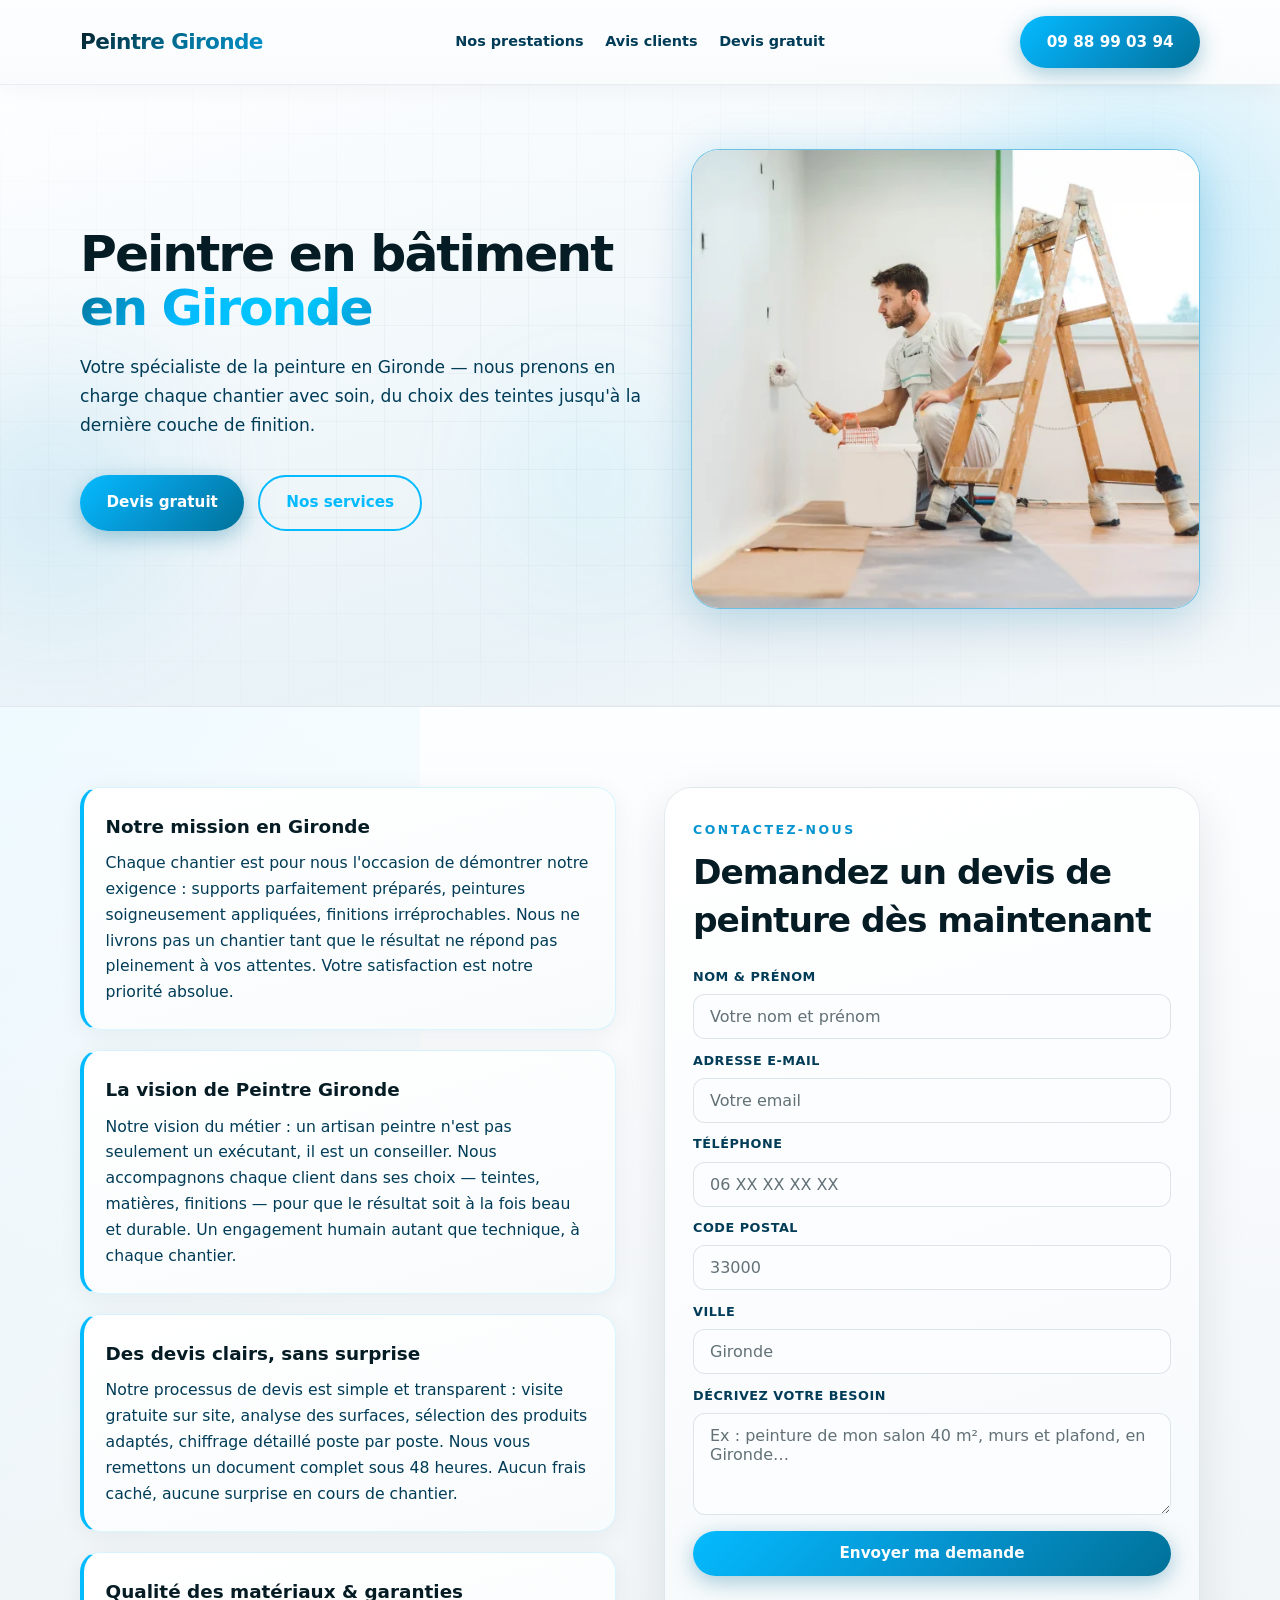
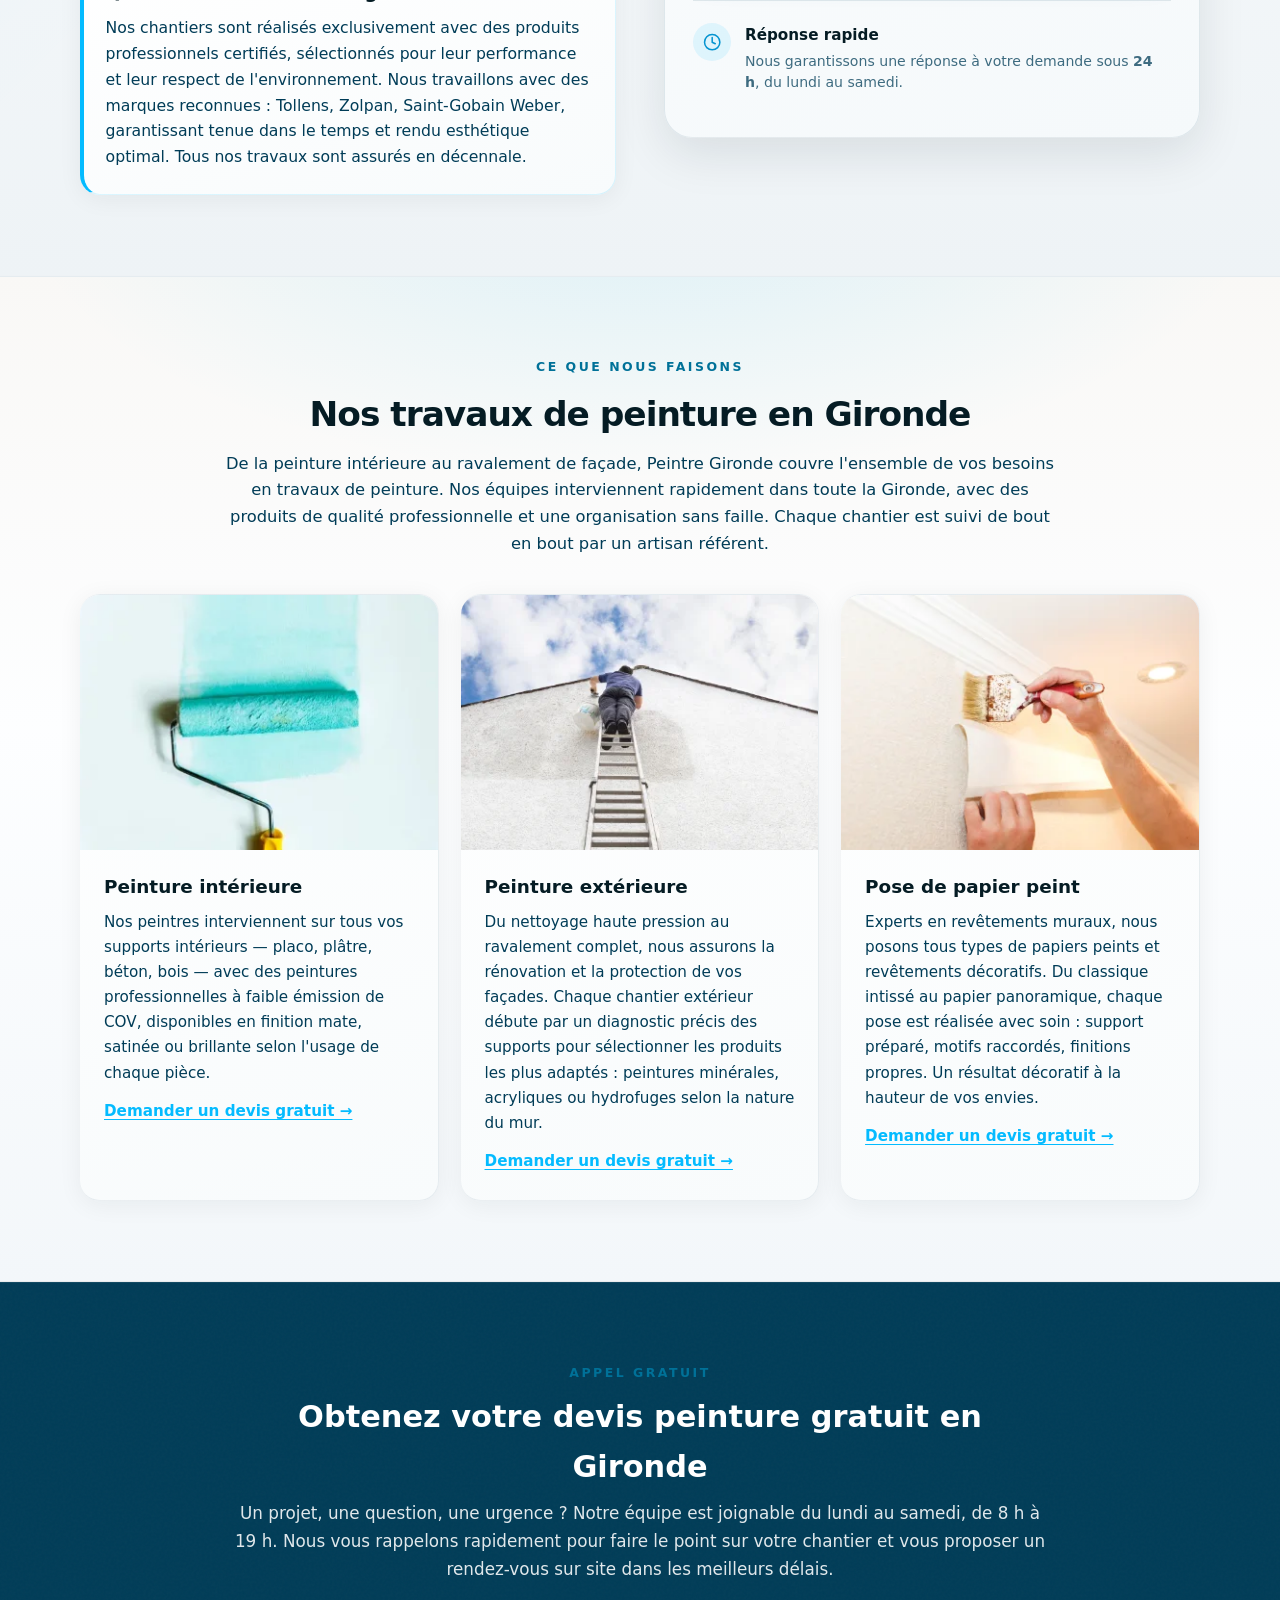
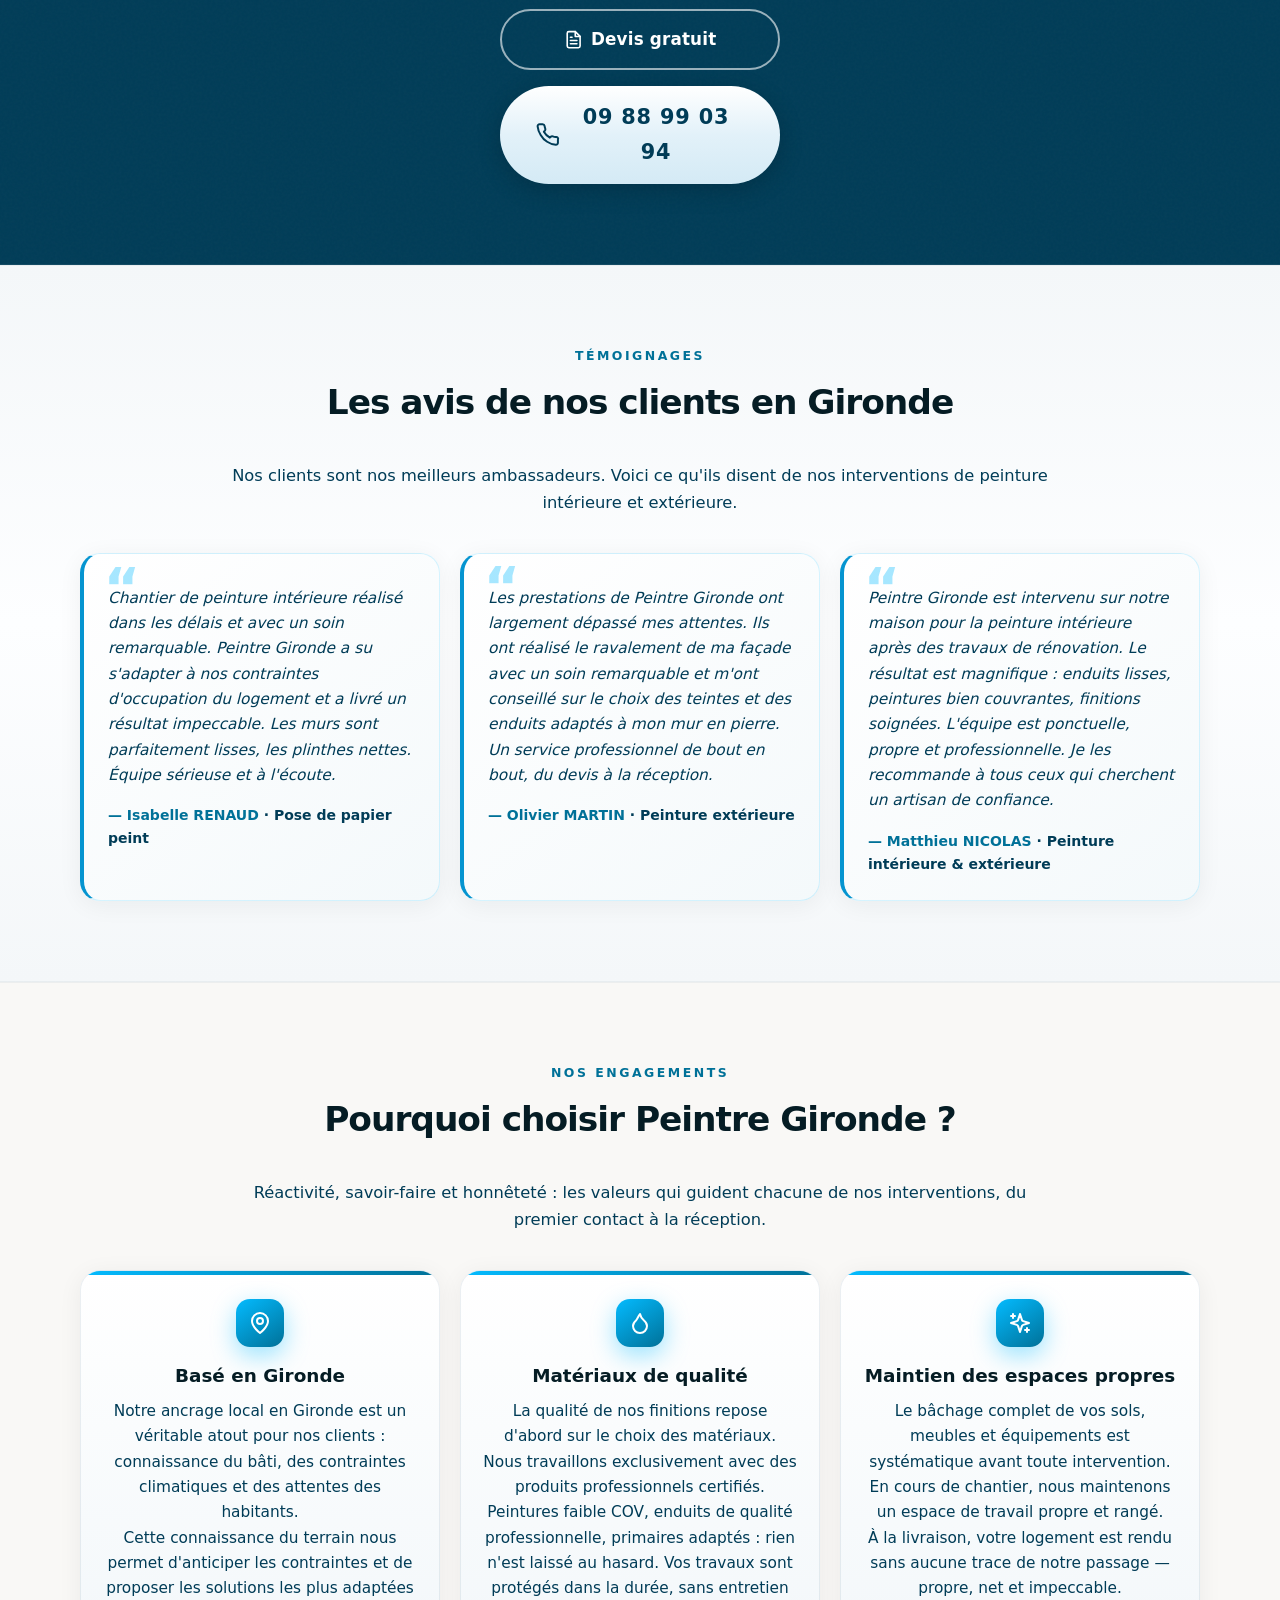
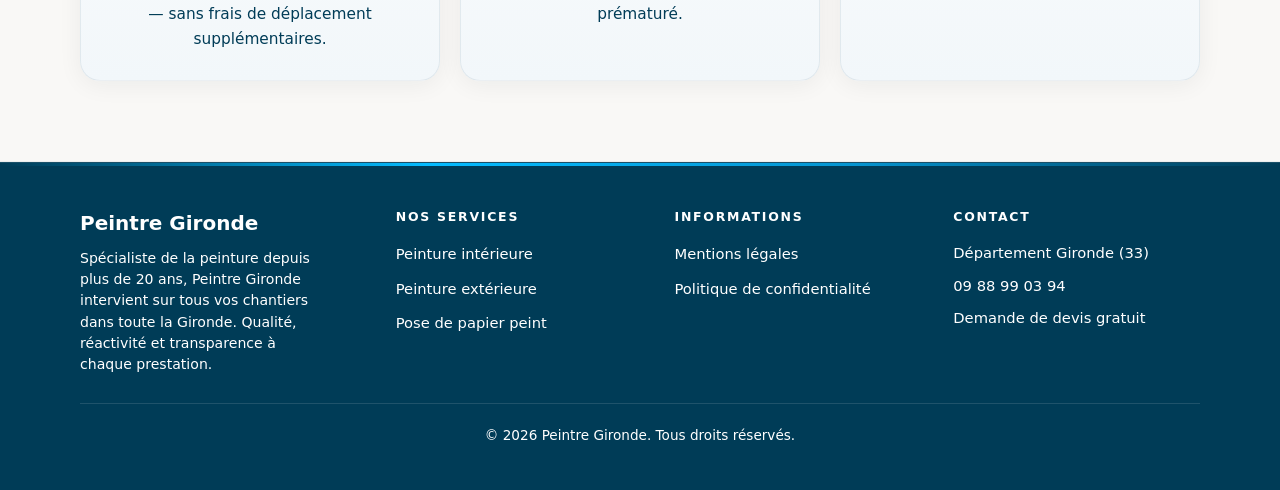
<file: index.html>
<!DOCTYPE html>
<html lang="fr">
<head>
  <meta charset="UTF-8">
  <meta name="viewport" content="width=device-width, initial-scale=1.0">
  <meta name="description" content="Votre peintre en Gironde (33) : peinture intérieure, extérieure, ravalement de façade. Artisan qualifié, devis gratuit, résultat garanti. Peintre Gironde.">
  <meta name="keywords" content="peintre Gironde, peinture intérieure Gironde, peinture extérieure Gironde, ravalement façade Gironde, artisan peintre 33">
  <meta name="robots" content="index, follow">
  <meta property="og:title" content="Peintre en Bâtiment Gironde 33 | Devis Gratuit">
  <meta property="og:description" content="Votre peintre en Gironde (33) : peinture intérieure, extérieure, ravalement de façade. Artisan qualifié, devis gratuit, résultat garanti. Peintre Gironde.">
  <meta property="og:type" content="website">
  <meta property="og:locale" content="fr_FR">
  <meta property="og:url" content="https://peintre-en-batiment-33.com">
  <title>Peintre en Bâtiment Gironde - 33 | Entreprise de peinture</title>
  <link rel="icon" href="public/images/favicon.webp" type="image/webp">
  <link rel="canonical" href="https://peintre-en-batiment-33.com">
  <link rel="sitemap" type="application/xml" href="sitemap.xml" title="Plan du site">
  <link rel="preload" as="image" href="public/images/peintre-professionnel.webp" fetchpriority="high">
  <link rel="stylesheet" href="style.css">
  <style>
    .about-grid {
      display: flex;
      flex-direction: column;
      gap: 1.25rem;
    }
    .section-sub { max-width: 80ch; }
    .cta-call-inner { max-width: 820px; }
    .cta-call-text { max-width: 80ch; margin-inline: auto; }
  </style>

  <script type="application/ld+json">
  {
    "@context": "https://schema.org",
    "@type": "PaintingContractor",
    "name": "Peintre Gironde",
    "url": "https://peintre-en-batiment-33.com",
    "logo": "https://peintre-en-batiment-33.com/public/images/logo.webp",
    "telephone": "09 88 99 03 94",
    "description": "Votre peintre en Gironde (33) : peinture intérieure, extérieure, ravalement de façade. Artisan qualifié, devis gratuit, résultat garanti. Peintre Gironde.",
    "address": {
      "@type": "PostalAddress",
      "addressRegion": "Gironde",
      "addressCountry": "FR"
    },
    "areaServed": {
      "@type": "AdministrativeArea",
      "name": "Gironde"
    },
    "hasOfferCatalog": {
      "@type": "OfferCatalog",
      "name": "Services de peinture",
      "itemListElement": [
        { "@type": "Offer", "itemOffered": { "@type": "Service", "name": "Peinture intérieure" } },
        { "@type": "Offer", "itemOffered": { "@type": "Service", "name": "Peinture extérieure" } },
        { "@type": "Offer", "itemOffered": { "@type": "Service", "name": "Pose de papiers peints et revêtements muraux" } }
      ]
    }
  }
  </script>

</head>
<body>

  <!-- ============================================================
       HEADER
  ============================================================ -->
  <header class="site-header">
    <div class="container header-inner">
      <a href="#" class="logo" aria-label="Peintre Gironde — accueil">Peintre Gironde</a>
      <nav class="nav nav-desktop" aria-label="Navigation principale">
        <a href="#services">Nos prestations</a>
        <a href="#avis">Avis clients</a>
        <a href="#contact">Devis gratuit</a>
      </nav>
      <a href="tel:+33988990394" class="btn btn-primary header-call header-call-desktop" aria-label="09 88 99 03 94">09 88 99 03 94</a>
      <button type="button" class="header-menu-toggle" id="header-menu-toggle"
              aria-expanded="false" aria-controls="header-menu" aria-label="Ouvrir le menu">
        <span class="header-menu-toggle-bar" aria-hidden="true"></span>
        <span class="header-menu-toggle-bar" aria-hidden="true"></span>
        <span class="header-menu-toggle-bar" aria-hidden="true"></span>
      </button>
    </div>
  </header>

  <!-- Menu mobile -->
  <div class="header-menu" id="header-menu" hidden>
    <div class="header-menu-backdrop" tabindex="-1"></div>
    <div class="header-menu-panel" role="dialog" aria-modal="true" aria-labelledby="header-menu-title">
      <div class="header-menu-panel-header">
        <p id="header-menu-title" class="visually-hidden">Menu</p>
        <button type="button" class="header-menu-close" id="header-menu-close" aria-label="Fermer le menu">
          <svg class="header-menu-close-icon" xmlns="http://www.w3.org/2000/svg" viewBox="0 0 24 24"
               fill="none" stroke="currentColor" stroke-width="2" stroke-linecap="round" aria-hidden="true">
            <path d="M18 6 6 18M6 6l12 12"/>
          </svg>
        </button>
      </div>
      <nav class="nav nav-mobile" aria-label="Navigation principale">
        <a href="#services">Nos prestations</a>
        <a href="#avis">Avis clients</a>
        <a href="#contact">Devis gratuit</a>
      </nav>
      <a href="tel:+33988990394" class="btn header-call header-call-mobile" aria-label="09 88 99 03 94">09 88 99 03 94</a>
    </div>
  </div>

  <main>

    <!-- ============================================================
         HERO
    ============================================================ -->
    <section class="hero" aria-labelledby="hero-title">
      <div class="hero-bg" aria-hidden="true">
        <span class="hero-blob hero-blob--1"></span>
        <span class="hero-blob hero-blob--2"></span>
        <span class="hero-blob hero-blob--3"></span>
        <span class="hero-gridlines"></span>
      </div>
      <div class="container hero-grid">
        <div class="hero-content anim-fade-up">
          <h1 id="hero-title">Peintre en bâtiment <span class="hero-h1-city">en Gironde</span></h1>

          <p class="hero-lead">
            Votre spécialiste de la peinture en Gironde — nous prenons en charge chaque chantier avec soin, du choix des teintes jusqu'à la dernière couche de finition.
          </p>

          <div class="hero-actions">
            <a href="#contact" class="btn btn-primary">Devis gratuit</a>
            <a href="#services" class="btn btn-outline">Nos services</a>
          </div>
        </div>
        <div class="hero-visual anim-fade-up anim-delay-1">
          <figure class="hero-figure">
            <img src="public/images/peintre-professionnel.webp" width="600" height="541"
                 alt="Peintre professionnel en Gironde réalisant des travaux de peinture"
                 loading="eager" fetchpriority="high" decoding="async">
          </figure>
        </div>
      </div>
    </section>

    <!-- ============================================================
         SECTION CONTACT + 4 CARDS INTRO
    ============================================================ -->
    <section class="section section-intro" id="contact" aria-labelledby="intro-title">
      <div class="section-intro-accent" aria-hidden="true"></div>
      <div class="container two-col">

        <!-- Colonne gauche : blocs mission / vision / devis / matériaux -->
        <div>
          <h2 class="visually-hidden">Notre approche en Gironde</h2>
          <div class="about-grid">

            <article class="card card-text anim-fade-up">
              <h3 class="card-title">Notre mission en Gironde</h3>
              <p>Chaque chantier est pour nous l'occasion de démontrer notre exigence : supports parfaitement préparés, peintures soigneusement appliquées, finitions irréprochables. Nous ne livrons pas un chantier tant que le résultat ne répond pas pleinement à vos attentes. Votre satisfaction est notre priorité absolue.</p>
            </article>

            <article class="card card-text anim-fade-up anim-delay-1">
              <h3 class="card-title">La vision de Peintre Gironde</h3>
              <p>Notre vision du métier : un artisan peintre n'est pas seulement un exécutant, il est un conseiller. Nous accompagnons chaque client dans ses choix — teintes, matières, finitions — pour que le résultat soit à la fois beau et durable. Un engagement humain autant que technique, à chaque chantier.</p>
            </article>

            <article class="card card-text anim-fade-up anim-delay-2">
              <h3 class="card-title">Des devis clairs, sans surprise</h3>
              <p>Notre processus de devis est simple et transparent : visite gratuite sur site, analyse des surfaces, sélection des produits adaptés, chiffrage détaillé poste par poste. Nous vous remettons un document complet sous 48 heures. Aucun frais caché, aucune surprise en cours de chantier.</p>
            </article>

            <article class="card card-text anim-fade-up anim-delay-3">
              <h3 class="card-title">Qualité des matériaux &amp; garanties</h3>
              <p>Nos chantiers sont réalisés exclusivement avec des produits professionnels certifiés, sélectionnés pour leur performance et leur respect de l'environnement. Nous travaillons avec des marques reconnues : Tollens, Zolpan, Saint-Gobain Weber, garantissant tenue dans le temps et rendu esthétique optimal. Tous nos travaux sont assurés en décennale.</p>
            </article>

          </div>
        </div>

        <!-- Colonne droite : formulaire de contact -->
        <div class="contact-block anim-fade-up anim-delay-1">
          <p class="eyebrow">Contactez-nous</p>
          <h2 class="section-heading">Demandez un devis de peinture dès maintenant</h2>
          <form class="contact-form" action="#" method="post" name="contact">
            <div class="hp-field" aria-hidden="true">
              <label for="field-hp">Ne pas remplir ce champ</label>
              <input type="text" id="field-hp" name="field_hp" tabindex="-1"
                     autocomplete="off" value="" data-lpignore="true" data-1p-ignore="true" data-form-type="other">
            </div>

            <div class="contact-field">
              <label for="name">Nom &amp; Prénom</label>
              <input type="text" id="name" name="name" required autocomplete="name" placeholder="Votre nom et prénom">
            </div>

            <div class="contact-field">
              <label for="email">Adresse e-mail</label>
              <input type="email" id="email" name="email" required autocomplete="email" placeholder="Votre email">
            </div>

            <div class="contact-field">
              <label for="phone">Téléphone</label>
              <input type="tel" id="phone" name="phone" autocomplete="tel" placeholder="06 XX XX XX XX">
            </div>

            <div class="contact-field">
              <label for="postal">Code postal</label>
              <input type="text" id="postal" name="postal" required inputmode="numeric"
                     autocomplete="postal-code" maxlength="9" placeholder="33000">
            </div>

            <div class="contact-field">
              <label for="city">Ville</label>
              <input type="text" id="city" name="city" required autocomplete="address-level2" placeholder="Gironde">
            </div>

            <div class="contact-field">
              <label for="message">Décrivez votre besoin</label>
              <textarea id="message" name="message" rows="4" required placeholder="Ex : peinture de mon salon 40 m², murs et plafond, en Gironde…"></textarea>
            </div>

            <button type="submit" class="btn btn-primary btn-block">Envoyer ma demande</button>
            <p id="contact-form-feedback" class="contact-form-feedback" hidden aria-live="polite"></p>
          </form>

          <div class="contact-reassurance">
            <span class="contact-reassurance-icon" aria-hidden="true">
              <svg xmlns="http://www.w3.org/2000/svg" viewBox="0 0 24 24" fill="none" stroke="currentColor" stroke-width="2" stroke-linecap="round" stroke-linejoin="round">
                <circle cx="12" cy="12" r="10"/>
                <polyline points="12 6 12 12 16 14"/>
              </svg>
            </span>
            <div>
              <strong class="contact-reassurance-title">Réponse rapide</strong>
              <p class="contact-reassurance-text">Nous garantissons une réponse à votre demande sous <strong>24 h</strong>, du lundi au samedi.</p>
            </div>
          </div>
        </div>

      </div>
    </section>

    <!-- ============================================================
         SERVICES
    ============================================================ -->
    <section class="section section-services" id="services" aria-labelledby="services-title">
      <div class="section-services-glow" aria-hidden="true"></div>
      <div class="container">
        <p class="eyebrow center">Ce que nous faisons</p>
        <h2 id="services-title" class="section-heading center">Nos travaux de peinture en Gironde</h2>
        <p class="section-sub">De la peinture intérieure au ravalement de façade, Peintre Gironde couvre l'ensemble de vos besoins en travaux de peinture. Nos équipes interviennent rapidement dans toute la Gironde, avec des produits de qualité professionnelle et une organisation sans faille. Chaque chantier est suivi de bout en bout par un artisan référent.</p>

        <div class="services-grid">

          <article class="card card-service anim-fade-up">
            <img src="public/images/peinture-interieur.webp"
                 width="400" height="285" alt="Peinture intérieure en Gironde — murs, plafonds et boiseries" loading="lazy" decoding="async">
            <div class="card-service-body">
              <h3 class="card-title">Peinture intérieure</h3>
              <p>Nos peintres interviennent sur tous vos supports intérieurs — placo, plâtre, béton, bois — avec des peintures professionnelles à faible émission de COV, disponibles en finition mate, satinée ou brillante selon l'usage de chaque pièce.</p>
              <a href="#contact" class="card-service-link">Demander un devis gratuit →</a>
            </div>
          </article>

          <article class="card card-service anim-fade-up anim-delay-1">
            <img src="public/images/peinture-exterieur.webp"
                 width="400" height="285" alt="Peinture extérieure en Gironde — façades et ravalement" loading="lazy" decoding="async">
            <div class="card-service-body">
              <h3 class="card-title">Peinture extérieure</h3>
              <p>Du nettoyage haute pression au ravalement complet, nous assurons la rénovation et la protection de vos façades. Chaque chantier extérieur débute par un diagnostic précis des supports pour sélectionner les produits les plus adaptés : peintures minérales, acryliques ou hydrofuges selon la nature du mur.</p>
              <a href="#contact" class="card-service-link">Demander un devis gratuit →</a>
            </div>
          </article>

          <article class="card card-service anim-fade-up anim-delay-2">
            <img src="public/images/pose-papier-peint.webp"
                 width="400" height="285" alt="Pose de papier peint en Gironde — revêtements muraux et toiles de verre" loading="lazy" decoding="async">
            <div class="card-service-body">
              <h3 class="card-title">Pose de papier peint</h3>
              <p>Experts en revêtements muraux, nous posons tous types de papiers peints et revêtements décoratifs. Du classique intissé au papier panoramique, chaque pose est réalisée avec soin : support préparé, motifs raccordés, finitions propres. Un résultat décoratif à la hauteur de vos envies.</p>
              <a href="#contact" class="card-service-link">Demander un devis gratuit →</a>
            </div>
          </article>

        </div>
      </div>
    </section>

    <!-- ============================================================
         CTA APPEL
    ============================================================ -->
    <section class="section section-cta-call" aria-labelledby="call-title">
      <div class="container cta-call-inner anim-fade-up">
        <p class="eyebrow center">Appel gratuit</p>
        <h2 id="call-title">Obtenez votre devis peinture gratuit en Gironde</h2>
        <p class="cta-call-text">Un projet, une question, une urgence ? Notre équipe est joignable du lundi au samedi, de 8 h à 19 h. Nous vous rappelons rapidement pour faire le point sur votre chantier et vous proposer un rendez-vous sur site dans les meilleurs délais.</p>
        <div class="cta-call-actions">
          <a href="#contact" class="btn btn-cta-devis">
            <svg xmlns="http://www.w3.org/2000/svg" viewBox="0 0 24 24" fill="none" stroke="currentColor" stroke-width="2" stroke-linecap="round" stroke-linejoin="round" aria-hidden="true">
              <path d="M14 2H6a2 2 0 0 0-2 2v16a2 2 0 0 0 2 2h12a2 2 0 0 0 2-2V8z"/>
              <polyline points="14 2 14 8 20 8"/>
              <line x1="16" y1="13" x2="8" y2="13"/>
              <line x1="16" y1="17" x2="8" y2="17"/>
              <polyline points="10 9 9 9 8 9"/>
            </svg>
            Devis gratuit
          </a>
          <a href="tel:+33988990394" class="btn btn-call">
            <svg xmlns="http://www.w3.org/2000/svg" viewBox="0 0 24 24" fill="none" stroke="currentColor" stroke-width="2" stroke-linecap="round" stroke-linejoin="round" aria-hidden="true">
              <path d="M22 16.92v3a2 2 0 0 1-2.18 2 19.79 19.79 0 0 1-8.63-3.07A19.5 19.5 0 0 1 4.69 12a19.79 19.79 0 0 1-3.07-8.67A2 2 0 0 1 3.6 1.18h3a2 2 0 0 1 2 1.72 12.84 12.84 0 0 0 .7 2.81 2 2 0 0 1-.45 2.11L7.91 8.72a16 16 0 0 0 6 6l.91-.91a2 2 0 0 1 2.11-.45 12.84 12.84 0 0 0 2.81.7A2 2 0 0 1 22 16.92z"/>
            </svg>
            09 88 99 03 94
          </a>
        </div>
      </div>
    </section>

    <!-- ============================================================
         AVIS CLIENTS
    ============================================================ -->
    <section class="section section-reviews" id="avis" aria-labelledby="reviews-title">
      <div class="container">
        <p class="eyebrow center">Témoignages</p>
        <h2 id="reviews-title" class="section-heading center">Les avis de nos clients en Gironde</h2>
        <p class="section-sub">Nos clients sont nos meilleurs ambassadeurs. Voici ce qu'ils disent de nos interventions de peinture intérieure et extérieure.</p>
        <div class="reviews-grid">

          <blockquote class="card review anim-fade-up">
            <p>Chantier de peinture intérieure réalisé dans les délais et avec un soin remarquable. Peintre Gironde a su s'adapter à nos contraintes d'occupation du logement et a livré un résultat impeccable. Les murs sont parfaitement lisses, les plinthes nettes. Équipe sérieuse et à l'écoute.</p>
            <footer>— Isabelle RENAUD <span class="review-context">· Pose de papier peint</span></footer>
          </blockquote>

          <blockquote class="card review anim-fade-up anim-delay-1">
            <p>Les prestations de Peintre Gironde ont largement dépassé mes attentes. Ils ont réalisé le ravalement de ma façade avec un soin remarquable et m'ont conseillé sur le choix des teintes et des enduits adaptés à mon mur en pierre. Un service professionnel de bout en bout, du devis à la réception.</p>
            <footer>— Olivier MARTIN <span class="review-context">· Peinture extérieure</span></footer>
          </blockquote>

          <blockquote class="card review anim-fade-up anim-delay-2">
            <p>Peintre Gironde est intervenu sur notre maison pour la peinture intérieure après des travaux de rénovation. Le résultat est magnifique : enduits lisses, peintures bien couvrantes, finitions soignées. L'équipe est ponctuelle, propre et professionnelle. Je les recommande à tous ceux qui cherchent un artisan de confiance.</p>
            <footer>— Matthieu NICOLAS <span class="review-context">· Peinture intérieure & extérieure</span></footer>
          </blockquote>

        </div>
      </div>
    </section>

    <!-- ============================================================
         POURQUOI NOUS CHOISIR
    ============================================================ -->
    <section class="section section-why" aria-labelledby="why-title">
      <div class="container">
        <p class="eyebrow center">Nos engagements</p>
        <h2 id="why-title" class="section-heading center">Pourquoi choisir Peintre Gironde ?</h2>
        <p class="section-sub">Réactivité, savoir-faire et honnêteté : les valeurs qui guident chacune de nos interventions, du premier contact à la réception.</p>
        <div class="why-grid">

          <article class="card card-why anim-fade-up">
            <span class="card-why-icon" aria-hidden="true">
              <svg class="card-why-icon-svg" xmlns="http://www.w3.org/2000/svg" viewBox="0 0 24 24"
                   fill="none" stroke="currentColor" stroke-width="2" stroke-linecap="round" stroke-linejoin="round">
                <path d="M20 10c0 6-8 12-8 12s-8-6-8-12a8 8 0 0 1 16 0Z"/>
                <circle cx="12" cy="10" r="3"/>
              </svg>
            </span>
            <h3 class="card-title">Basé en Gironde</h3>
            <p>Notre ancrage local en Gironde est un véritable atout pour nos clients : connaissance du bâti, des contraintes climatiques et des attentes des habitants.</p>
            <p>Cette connaissance du terrain nous permet d'anticiper les contraintes et de proposer les solutions les plus adaptées — sans frais de déplacement supplémentaires.</p>
          </article>

          <article class="card card-why anim-fade-up anim-delay-1">
            <span class="card-why-icon" aria-hidden="true">
              <svg class="card-why-icon-svg" xmlns="http://www.w3.org/2000/svg" viewBox="0 0 24 24"
                   fill="none" stroke="currentColor" stroke-width="2" stroke-linecap="round" stroke-linejoin="round">
                <path d="M12 22a7 7 0 0 0 7-7c0-2-1-3.9-3-5.5s-3.5-4-4-6.5c-1.5 2-2.5 4.5-4 6.5C6 11.1 5 13 5 15a7 7 0 0 0 7 7z"/>
              </svg>
            </span>
            <h3 class="card-title">Matériaux de qualité</h3>
            <p>La qualité de nos finitions repose d'abord sur le choix des matériaux. Nous travaillons exclusivement avec des produits professionnels certifiés.</p>
            <p>Peintures faible COV, enduits de qualité professionnelle, primaires adaptés : rien n'est laissé au hasard. Vos travaux sont protégés dans la durée, sans entretien prématuré.</p>
          </article>

          <article class="card card-why anim-fade-up anim-delay-2">
            <span class="card-why-icon" aria-hidden="true">
              <svg class="card-why-icon-svg" xmlns="http://www.w3.org/2000/svg" viewBox="0 0 24 24"
                   fill="none" stroke="currentColor" stroke-width="2" stroke-linecap="round" stroke-linejoin="round">
                <path d="m12 3-1.912 5.813a2 2 0 0 1-1.275 1.275L3 12l5.813 1.912a2 2 0 0 1 1.275 1.275L12 21l1.912-5.813a2 2 0 0 1 1.275-1.275L21 12l-5.813-1.912a2 2 0 0 1-1.275-1.275L12 3Z"/>
                <path d="M5 3v4"/><path d="M19 17v4"/><path d="M3 5h4"/><path d="M17 19h4"/>
              </svg>
            </span>
            <h3 class="card-title">Maintien des espaces propres</h3>
            <p>Le bâchage complet de vos sols, meubles et équipements est systématique avant toute intervention. En cours de chantier, nous maintenons un espace de travail propre et rangé.</p>
            <p>À la livraison, votre logement est rendu sans aucune trace de notre passage — propre, net et impeccable.</p>
          </article>

        </div>
      </div>
    </section>

  </main>

  <!-- ============================================================
       FOOTER
  ============================================================ -->
  <footer class="site-footer">
    <div class="container footer-grid">

      <div class="footer-col footer-col--brand">
        <strong class="footer-logo">Peintre Gironde</strong>
        <p class="footer-desc">Spécialiste de la peinture depuis plus de 20 ans, Peintre Gironde intervient sur tous vos chantiers dans toute la Gironde. Qualité, réactivité et transparence à chaque prestation.</p>
      </div>

      <div class="footer-col">
        <h3 class="footer-title">Nos services</h3>
        <ul class="footer-list">
          <li><a href="#services">Peinture intérieure</a></li>
          <li><a href="#services">Peinture extérieure</a></li>
          <li><a href="#services">Pose de papier peint</a></li>
        </ul>
      </div>

      <div class="footer-col">
        <h3 class="footer-title">Informations</h3>
        <ul class="footer-list">
          <li><a href="mentions-legales.html">Mentions légales</a></li>
          <li><a href="politique-confidentialite.html">Politique de confidentialité</a></li>
        </ul>
      </div>

      <div class="footer-col">
        <h3 class="footer-title">Contact</h3>
        <p class="footer-contact-line">Département Gironde (33)</p>
        <p class="footer-contact-line">
          <a href="tel:+33988990394">09 88 99 03 94</a>
        </p>
        <p class="footer-contact-line">
          <a href="#contact">Demande de devis gratuit</a>
        </p>
      </div>

      <p class="footer-copy">
        &copy; <span id="year"></span> Peintre Gironde. Tous droits réservés.
      </p>
    </div>
  </footer>

  <!-- Supabase config — à renseigner avec vos propres clés -->
  <script type="application/json" id="supabase-config-json">{"directUrl":"https://gfgafisubcflbmxtbcqw.supabase.co","url":"https://gfgafisubcflbmxtbcqw.supabase.co","relative":false,"anon":"eyJhbGciOiJIUzI1NiIsInR5cCI6IkpXVCJ9.eyJpc3MiOiJzdXBhYmFzZSIsInJlZiI6ImdmZ2FmaXN1YmNmbGJteHRiY3F3Iiwicm9sZSI6ImFub24iLCJpYXQiOjE3NzQ5OTQ5ODIsImV4cCI6MjA5MDU3MDk4Mn0.zxDEQ8dBqz37TP3Wzk-nFwbGA45Qhs_RyNxJMkzob_A","table":"leads_peinture"}</script>
  <script src="public/js/contact-form.js" defer></script>

  <script>
    document.getElementById('year').textContent = new Date().getFullYear();

    (function () {
      var toggle   = document.getElementById('header-menu-toggle');
      var menu     = document.getElementById('header-menu');
      if (!toggle || !menu) return;
      var backdrop = menu.querySelector('.header-menu-backdrop');
      var closeBtn = document.getElementById('header-menu-close');

      function openMenu() {
        menu.removeAttribute('hidden');
        toggle.setAttribute('aria-expanded', 'true');
        toggle.classList.add('is-open');
        document.body.classList.add('menu-open');
      }
      function closeMenu() {
        menu.setAttribute('hidden', '');
        toggle.setAttribute('aria-expanded', 'false');
        toggle.classList.remove('is-open');
        document.body.classList.remove('menu-open');
      }
      function isOpen() { return !menu.hasAttribute('hidden'); }

      toggle.addEventListener('click',   function () { isOpen() ? closeMenu() : openMenu(); });
      if (backdrop) backdrop.addEventListener('click', closeMenu);
      if (closeBtn) closeBtn.addEventListener('click', closeMenu);
      menu.querySelectorAll('a').forEach(function (l) { l.addEventListener('click', closeMenu); });
      document.addEventListener('keydown', function (e) { if (e.key === 'Escape' && isOpen()) closeMenu(); });
    })();
  </script>

</body>
</html>
</file>
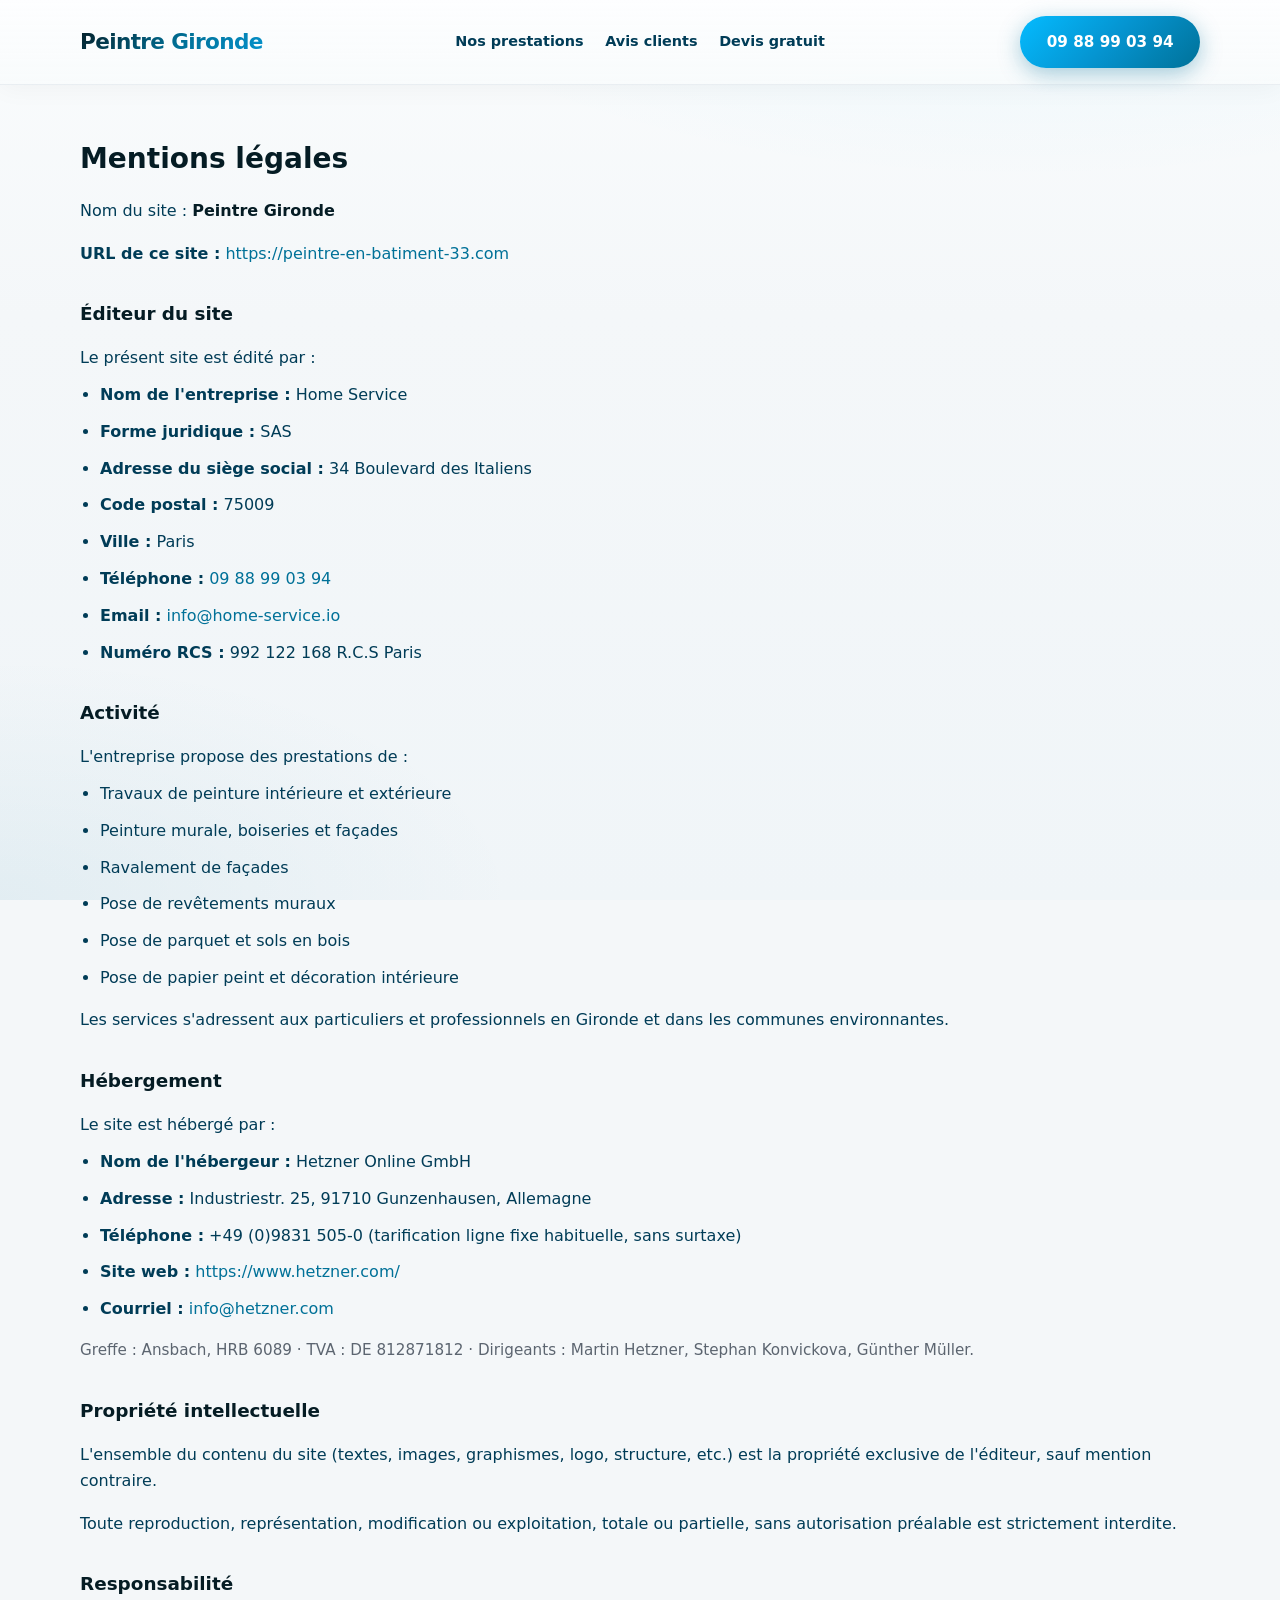
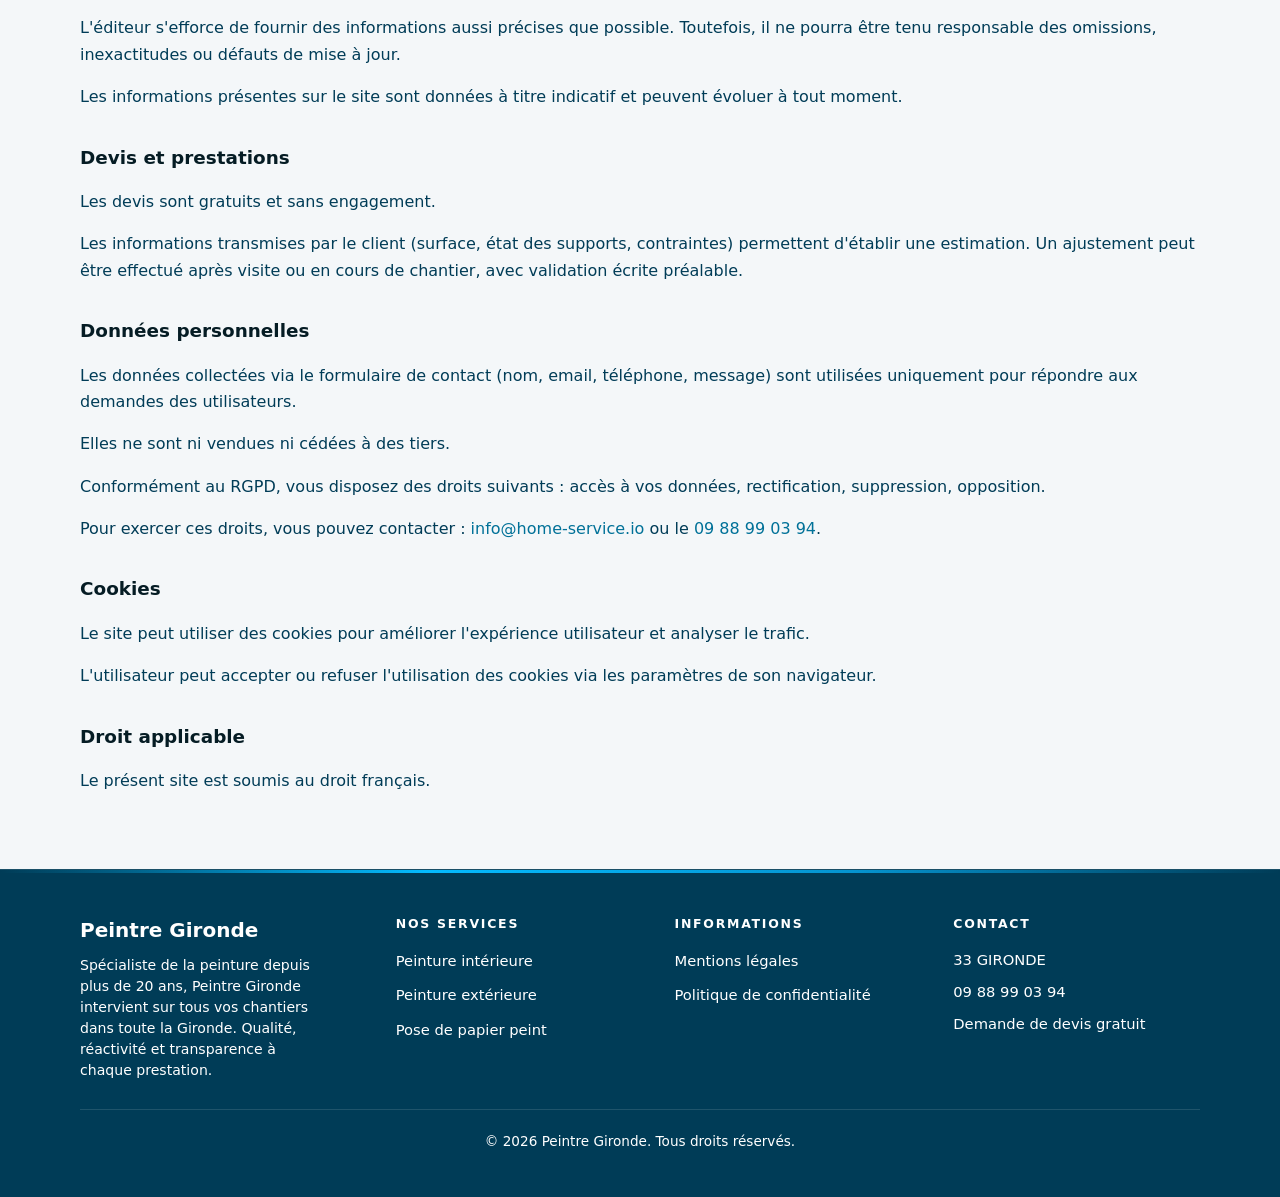
<file: mentions-legales.html>
<!DOCTYPE html>
<html lang="fr">
<head>
  <meta charset="UTF-8">
  <meta name="viewport" content="width=device-width, initial-scale=1.0">
  <meta name="robots" content="noindex, follow">
  <title>Mentions légales | Peintre Gironde</title>
  <link rel="icon" href="public/images/favicon.webp" type="image/webp">
  <link rel="stylesheet" href="style.css">
  <style>
    .legal-main { flex: 1; display: block; width: 100%; box-sizing: border-box; }
    .legal-page { padding: 2rem 0 4rem; color: var(--color-text-strong); }
    .legal-page h1 { font-family: var(--font); font-size: 1.75rem; color: var(--color-text-dark); margin-bottom: 0.75rem; }
    .legal-page h2 { font-family: var(--font); font-size: 1.15rem; color: var(--color-text-dark); margin: 2rem 0 0.75rem; }
    .legal-page p, .legal-page li { line-height: 1.65; margin-bottom: 0.65rem; }
    .legal-page ul { margin: 0 0 1rem 1.25rem; padding: 0; }
    .legal-site-brand { font-size: 1rem; margin-bottom: 1.75rem; color: var(--color-text-strong); }
    .legal-site-brand strong { color: var(--color-text-dark); }
    .legal-page .muted { font-size: 0.95rem; color: var(--color-text-muted, #5c6570); }
  </style>
</head>
<body>

  <header class="site-header">
    <div class="container header-inner">
      <a href="index.html" class="logo" aria-label="Peintre Gironde — accueil">Peintre Gironde</a>
      <nav class="nav nav-desktop" aria-label="Navigation principale">
        <a href="index.html#services">Nos prestations</a>
        <a href="index.html#avis">Avis clients</a>
        <a href="index.html#contact">Devis gratuit</a>
      </nav>
      <a href="tel:+33988990394" class="btn btn-primary header-call header-call-desktop" aria-label="09 88 99 03 94">09 88 99 03 94</a>
      <button type="button" class="header-menu-toggle" id="header-menu-toggle"
              aria-expanded="false" aria-controls="header-menu" aria-label="Ouvrir le menu">
        <span class="header-menu-toggle-bar" aria-hidden="true"></span>
        <span class="header-menu-toggle-bar" aria-hidden="true"></span>
        <span class="header-menu-toggle-bar" aria-hidden="true"></span>
      </button>
    </div>
  </header>

  <div class="header-menu" id="header-menu" hidden>
    <div class="header-menu-backdrop" tabindex="-1"></div>
    <div class="header-menu-panel" role="dialog" aria-modal="true" aria-labelledby="header-menu-title">
      <div class="header-menu-panel-header">
        <p id="header-menu-title" class="visually-hidden">Menu</p>
        <button type="button" class="header-menu-close" id="header-menu-close" aria-label="Fermer le menu">
          <svg class="header-menu-close-icon" xmlns="http://www.w3.org/2000/svg" viewBox="0 0 24 24"
               fill="none" stroke="currentColor" stroke-width="2" stroke-linecap="round" aria-hidden="true">
            <path d="M18 6 6 18M6 6l12 12"/>
          </svg>
        </button>
      </div>
      <nav class="nav nav-mobile" aria-label="Navigation principale">
        <a href="index.html#services">Nos prestations</a>
        <a href="index.html#avis">Avis clients</a>
        <a href="index.html#contact">Devis gratuit</a>
      </nav>
      <a href="tel:+33988990394" class="btn header-call header-call-mobile" aria-label="09 88 99 03 94">09 88 99 03 94</a>
    </div>
  </div>

  <main class="legal-main">
    <div class="container legal-page">
      <h1>Mentions légales</h1>
      <p class="legal-site-brand">Nom du site : <strong>Peintre Gironde</strong></p>
      <p><strong>URL de ce site :</strong> <a href="https://peintre-en-batiment-33.com">https://peintre-en-batiment-33.com</a></p>

      <h2>Éditeur du site</h2>
      <p>Le présent site est édité par :</p>
      <ul>
        <li><strong>Nom de l'entreprise :</strong> Home Service</li>
        <li><strong>Forme juridique :</strong> SAS</li>
        <li><strong>Adresse du siège social :</strong> 34 Boulevard des Italiens</li>
        <li><strong>Code postal :</strong> 75009</li>
        <li><strong>Ville :</strong> Paris</li>
        <li><strong>Téléphone :</strong> <a href="tel:+33988990394">09 88 99 03 94</a></li>
        <li><strong>Email :</strong> <a href="mailto:info@home-service.io">info@home-service.io</a></li>
        <li><strong>Numéro RCS :</strong> 992 122 168 R.C.S Paris</li>
      </ul>

      <h2>Activité</h2>
      <p>L'entreprise propose des prestations de :</p>
      <ul>
        <li>Travaux de peinture intérieure et extérieure</li>
        <li>Peinture murale, boiseries et façades</li>
        <li>Ravalement de façades</li>
        <li>Pose de revêtements muraux</li>
        <li>Pose de parquet et sols en bois</li>
        <li>Pose de papier peint et décoration intérieure</li>
      </ul>
      <p>Les services s'adressent aux particuliers et professionnels en Gironde et dans les communes environnantes.</p>

      <h2>Hébergement</h2>
      <p>Le site est hébergé par :</p>
      <ul>
        <li><strong>Nom de l'hébergeur :</strong> Hetzner Online GmbH</li>
        <li><strong>Adresse :</strong> Industriestr. 25, 91710 Gunzenhausen, Allemagne</li>
        <li><strong>Téléphone :</strong> +49 (0)9831 505-0 (tarification ligne fixe habituelle, sans surtaxe)</li>
        <li><strong>Site web :</strong> <a href="https://www.hetzner.com/" rel="noopener noreferrer" target="_blank">https://www.hetzner.com/</a></li>
        <li><strong>Courriel :</strong> <a href="mailto:info@hetzner.com">info@hetzner.com</a></li>
      </ul>
      <p class="muted">Greffe : Ansbach, HRB 6089 · TVA : DE 812871812 · Dirigeants : Martin Hetzner, Stephan Konvickova, Günther Müller.</p>

      <h2>Propriété intellectuelle</h2>
      <p>L'ensemble du contenu du site (textes, images, graphismes, logo, structure, etc.) est la propriété exclusive de l'éditeur, sauf mention contraire.</p>
      <p>Toute reproduction, représentation, modification ou exploitation, totale ou partielle, sans autorisation préalable est strictement interdite.</p>

      <h2>Responsabilité</h2>
      <p>L'éditeur s'efforce de fournir des informations aussi précises que possible. Toutefois, il ne pourra être tenu responsable des omissions, inexactitudes ou défauts de mise à jour.</p>
      <p>Les informations présentes sur le site sont données à titre indicatif et peuvent évoluer à tout moment.</p>

      <h2>Devis et prestations</h2>
      <p>Les devis sont gratuits et sans engagement.</p>
      <p>Les informations transmises par le client (surface, état des supports, contraintes) permettent d'établir une estimation. Un ajustement peut être effectué après visite ou en cours de chantier, avec validation écrite préalable.</p>

      <h2>Données personnelles</h2>
      <p>Les données collectées via le formulaire de contact (nom, email, téléphone, message) sont utilisées uniquement pour répondre aux demandes des utilisateurs.</p>
      <p>Elles ne sont ni vendues ni cédées à des tiers.</p>
      <p>Conformément au RGPD, vous disposez des droits suivants : accès à vos données, rectification, suppression, opposition.</p>
      <p>Pour exercer ces droits, vous pouvez contacter : <a href="mailto:info@home-service.io">info@home-service.io</a> ou le <a href="tel:+33988990394">09 88 99 03 94</a>.</p>

      <h2>Cookies</h2>
      <p>Le site peut utiliser des cookies pour améliorer l'expérience utilisateur et analyser le trafic.</p>
      <p>L'utilisateur peut accepter ou refuser l'utilisation des cookies via les paramètres de son navigateur.</p>

      <h2>Droit applicable</h2>
      <p>Le présent site est soumis au droit français.</p>
    </div>
  </main>

  <footer class="site-footer">
    <div class="container footer-grid">

      <div class="footer-col footer-col--brand">
        <strong class="footer-logo">Peintre Gironde</strong>
        <p class="footer-desc">Spécialiste de la peinture depuis plus de 20 ans, Peintre Gironde intervient sur tous vos chantiers dans toute la Gironde. Qualité, réactivité et transparence à chaque prestation.</p>
      </div>

      <div class="footer-col">
        <h3 class="footer-title">Nos services</h3>
        <ul class="footer-list">
          <li><a href="index.html#services">Peinture intérieure</a></li>
          <li><a href="index.html#services">Peinture extérieure</a></li>
          <li><a href="index.html#services">Pose de papier peint</a></li>
        </ul>
      </div>

      <div class="footer-col">
        <h3 class="footer-title">Informations</h3>
        <ul class="footer-list">
          <li><a href="mentions-legales.html">Mentions légales</a></li>
          <li><a href="politique-confidentialite.html">Politique de confidentialité</a></li>
        </ul>
      </div>

      <div class="footer-col">
        <h3 class="footer-title">Contact</h3>
        <p class="footer-contact-line">33 GIRONDE</p>
        <p class="footer-contact-line">
          <a href="tel:+33988990394">09 88 99 03 94</a>
        </p>
        <p class="footer-contact-line">
          <a href="index.html#contact">Demande de devis gratuit</a>
        </p>
      </div>

      <p class="footer-copy">
        &copy; <span id="year"></span> Peintre Gironde. Tous droits réservés.
      </p>
    </div>
  </footer>

  <script>
    document.getElementById('year').textContent = new Date().getFullYear();

    (function () {
      var toggle = document.getElementById('header-menu-toggle');
      var menu   = document.getElementById('header-menu');
      if (!toggle || !menu) return;

      var backdrop = menu.querySelector('.header-menu-backdrop');

      function openMenu() {
        menu.removeAttribute('hidden');
        toggle.setAttribute('aria-expanded', 'true');
        toggle.classList.add('is-open');
        document.body.classList.add('menu-open');
      }

      function closeMenu() {
        menu.setAttribute('hidden', '');
        toggle.setAttribute('aria-expanded', 'false');
        toggle.classList.remove('is-open');
        document.body.classList.remove('menu-open');
      }

      function isOpen() { return !menu.hasAttribute('hidden'); }

      toggle.addEventListener('click', function () {
        if (isOpen()) closeMenu(); else openMenu();
      });

      if (backdrop) backdrop.addEventListener('click', closeMenu);

      var closeBtn = document.getElementById('header-menu-close');
      if (closeBtn) closeBtn.addEventListener('click', closeMenu);

      menu.querySelectorAll('a').forEach(function (link) {
        link.addEventListener('click', closeMenu);
      });

      document.addEventListener('keydown', function (e) {
        if (e.key === 'Escape' && isOpen()) closeMenu();
      });
    })();
  </script>
</body>
</html>
</file>
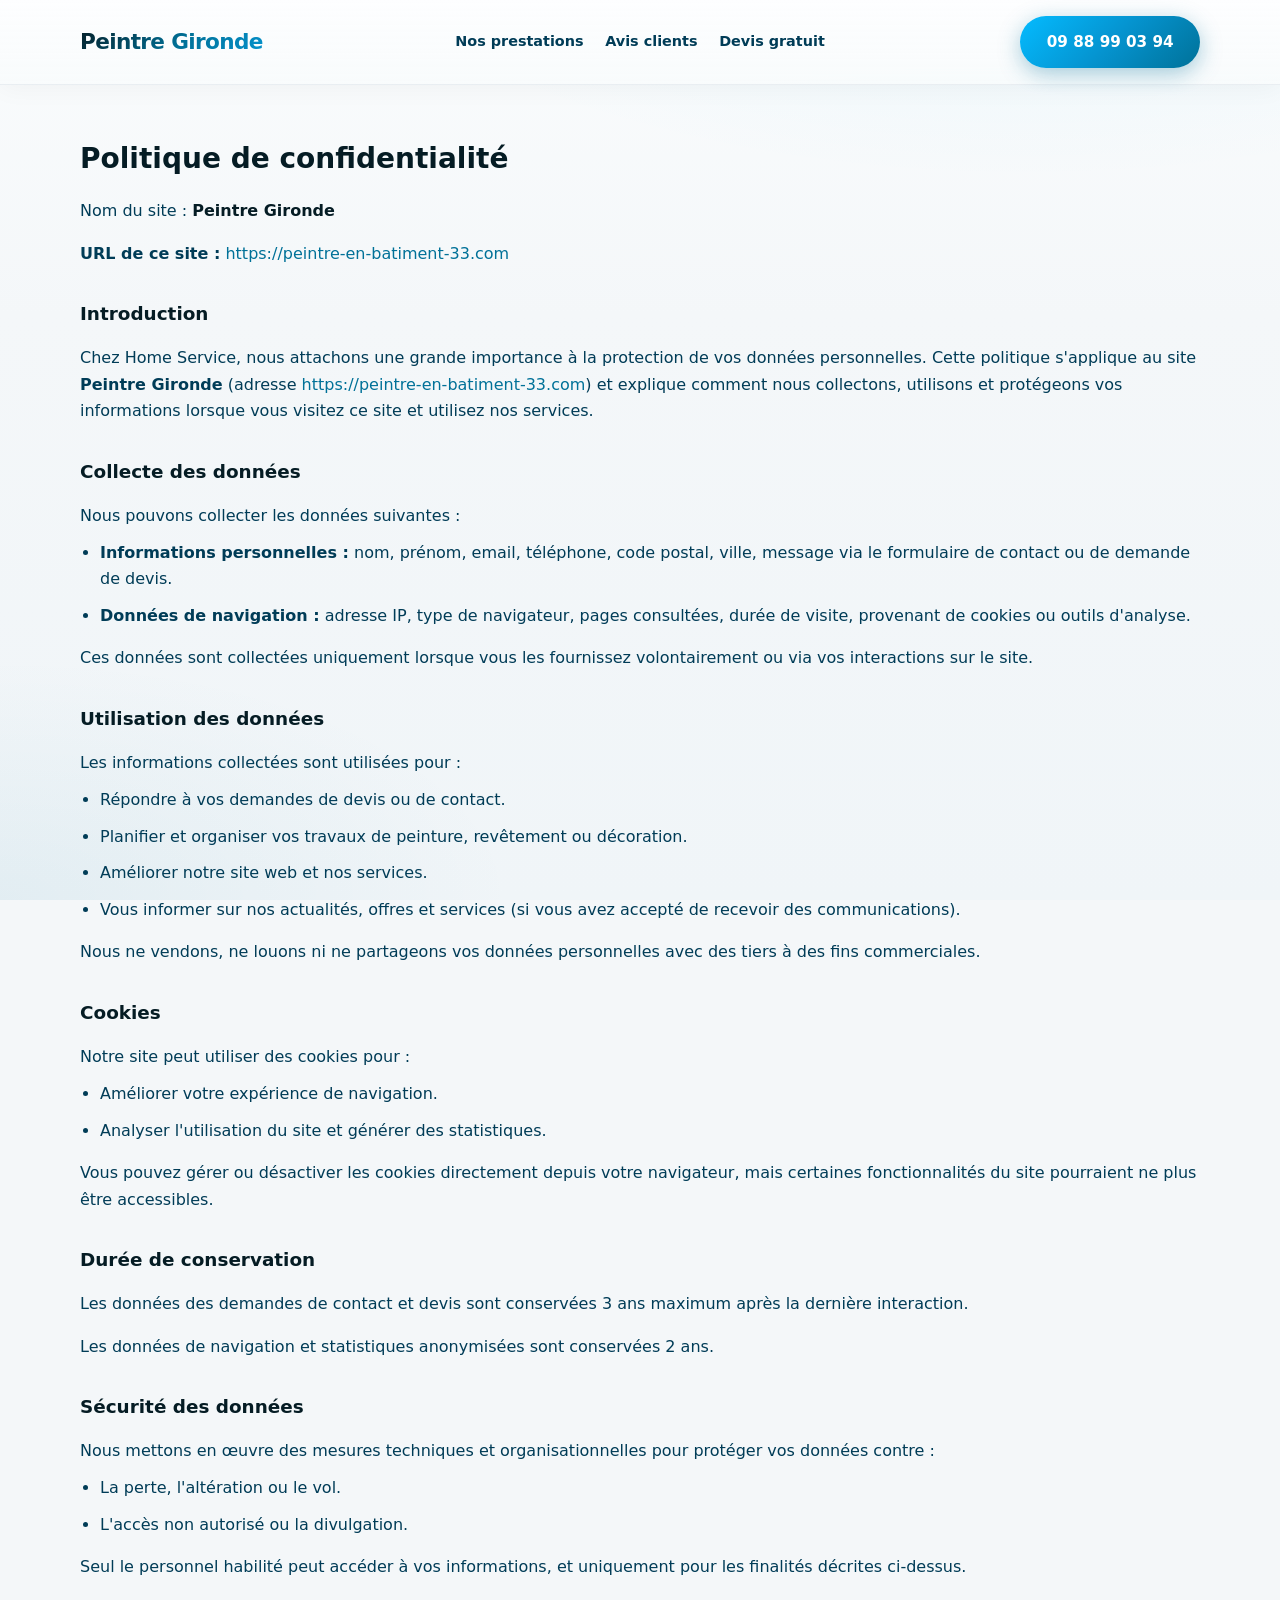
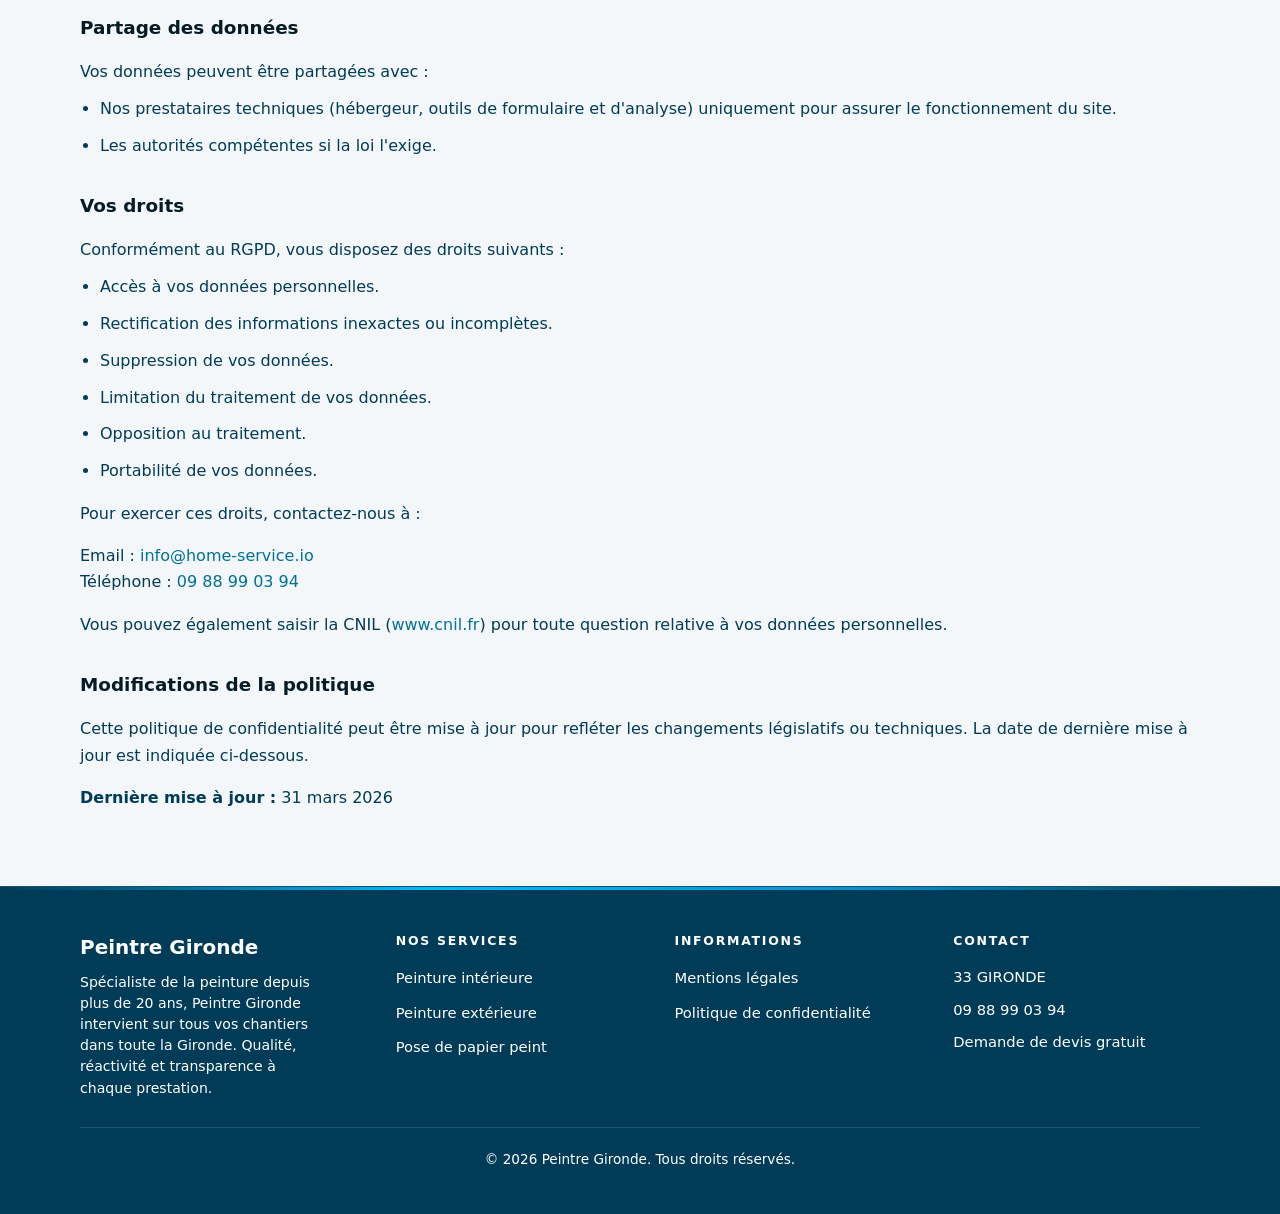
<file: politique-confidentialite.html>
<!DOCTYPE html>
<html lang="fr">
<head>
  <meta charset="UTF-8">
  <meta name="viewport" content="width=device-width, initial-scale=1.0">
  <meta name="robots" content="noindex, follow">
  <title>Politique de confidentialité | Peintre Gironde</title>
  <link rel="icon" href="public/images/favicon.webp" type="image/webp">
  <link rel="stylesheet" href="style.css">
  <style>
    .legal-main { flex: 1; display: block; width: 100%; box-sizing: border-box; }
    .legal-page { padding: 2rem 0 4rem; color: var(--color-text-strong); }
    .legal-page h1 { font-family: var(--font); font-size: 1.75rem; color: var(--color-text-dark); margin-bottom: 0.75rem; }
    .legal-page h2 { font-family: var(--font); font-size: 1.15rem; color: var(--color-text-dark); margin: 2rem 0 0.75rem; }
    .legal-page p, .legal-page li { line-height: 1.65; margin-bottom: 0.65rem; }
    .legal-page ul { margin: 0 0 1rem 1.25rem; padding: 0; }
    .legal-site-brand { font-size: 1rem; margin-bottom: 1.75rem; color: var(--color-text-strong); }
    .legal-site-brand strong { color: var(--color-text-dark); }
  </style>
</head>
<body>

  <header class="site-header">
    <div class="container header-inner">
      <a href="index.html" class="logo" aria-label="Peintre Gironde — accueil">Peintre Gironde</a>
      <nav class="nav nav-desktop" aria-label="Navigation principale">
        <a href="index.html#services">Nos prestations</a>
        <a href="index.html#avis">Avis clients</a>
        <a href="index.html#contact">Devis gratuit</a>
      </nav>
      <a href="tel:+33988990394" class="btn btn-primary header-call header-call-desktop" aria-label="09 88 99 03 94">09 88 99 03 94</a>
      <button type="button" class="header-menu-toggle" id="header-menu-toggle"
              aria-expanded="false" aria-controls="header-menu" aria-label="Ouvrir le menu">
        <span class="header-menu-toggle-bar" aria-hidden="true"></span>
        <span class="header-menu-toggle-bar" aria-hidden="true"></span>
        <span class="header-menu-toggle-bar" aria-hidden="true"></span>
      </button>
    </div>
  </header>

  <div class="header-menu" id="header-menu" hidden>
    <div class="header-menu-backdrop" tabindex="-1"></div>
    <div class="header-menu-panel" role="dialog" aria-modal="true" aria-labelledby="header-menu-title">
      <div class="header-menu-panel-header">
        <p id="header-menu-title" class="visually-hidden">Menu</p>
        <button type="button" class="header-menu-close" id="header-menu-close" aria-label="Fermer le menu">
          <svg class="header-menu-close-icon" xmlns="http://www.w3.org/2000/svg" viewBox="0 0 24 24"
               fill="none" stroke="currentColor" stroke-width="2" stroke-linecap="round" aria-hidden="true">
            <path d="M18 6 6 18M6 6l12 12"/>
          </svg>
        </button>
      </div>
      <nav class="nav nav-mobile" aria-label="Navigation principale">
        <a href="index.html#services">Nos prestations</a>
        <a href="index.html#avis">Avis clients</a>
        <a href="index.html#contact">Devis gratuit</a>
      </nav>
      <a href="tel:+33988990394" class="btn header-call header-call-mobile" aria-label="09 88 99 03 94">09 88 99 03 94</a>
    </div>
  </div>

  <main class="legal-main">
    <div class="container legal-page">
      <h1>Politique de confidentialité</h1>
      <p class="legal-site-brand">Nom du site : <strong>Peintre Gironde</strong></p>
      <p><strong>URL de ce site :</strong> <a href="https://peintre-en-batiment-33.com">https://peintre-en-batiment-33.com</a></p>

      <h2>Introduction</h2>
      <p>Chez Home Service, nous attachons une grande importance à la protection de vos données personnelles. Cette politique s'applique au site <strong>Peintre Gironde</strong> (adresse <a href="https://peintre-en-batiment-33.com">https://peintre-en-batiment-33.com</a>) et explique comment nous collectons, utilisons et protégeons vos informations lorsque vous visitez ce site et utilisez nos services.</p>

      <h2>Collecte des données</h2>
      <p>Nous pouvons collecter les données suivantes :</p>
      <ul>
        <li><strong>Informations personnelles :</strong> nom, prénom, email, téléphone, code postal, ville, message via le formulaire de contact ou de demande de devis.</li>
        <li><strong>Données de navigation :</strong> adresse IP, type de navigateur, pages consultées, durée de visite, provenant de cookies ou outils d'analyse.</li>
      </ul>
      <p>Ces données sont collectées uniquement lorsque vous les fournissez volontairement ou via vos interactions sur le site.</p>

      <h2>Utilisation des données</h2>
      <p>Les informations collectées sont utilisées pour :</p>
      <ul>
        <li>Répondre à vos demandes de devis ou de contact.</li>
        <li>Planifier et organiser vos travaux de peinture, revêtement ou décoration.</li>
        <li>Améliorer notre site web et nos services.</li>
        <li>Vous informer sur nos actualités, offres et services (si vous avez accepté de recevoir des communications).</li>
      </ul>
      <p>Nous ne vendons, ne louons ni ne partageons vos données personnelles avec des tiers à des fins commerciales.</p>

      <h2>Cookies</h2>
      <p>Notre site peut utiliser des cookies pour :</p>
      <ul>
        <li>Améliorer votre expérience de navigation.</li>
        <li>Analyser l'utilisation du site et générer des statistiques.</li>
      </ul>
      <p>Vous pouvez gérer ou désactiver les cookies directement depuis votre navigateur, mais certaines fonctionnalités du site pourraient ne plus être accessibles.</p>

      <h2>Durée de conservation</h2>
      <p>Les données des demandes de contact et devis sont conservées 3 ans maximum après la dernière interaction.</p>
      <p>Les données de navigation et statistiques anonymisées sont conservées 2 ans.</p>

      <h2>Sécurité des données</h2>
      <p>Nous mettons en œuvre des mesures techniques et organisationnelles pour protéger vos données contre :</p>
      <ul>
        <li>La perte, l'altération ou le vol.</li>
        <li>L'accès non autorisé ou la divulgation.</li>
      </ul>
      <p>Seul le personnel habilité peut accéder à vos informations, et uniquement pour les finalités décrites ci-dessus.</p>

      <h2>Partage des données</h2>
      <p>Vos données peuvent être partagées avec :</p>
      <ul>
        <li>Nos prestataires techniques (hébergeur, outils de formulaire et d'analyse) uniquement pour assurer le fonctionnement du site.</li>
        <li>Les autorités compétentes si la loi l'exige.</li>
      </ul>

      <h2>Vos droits</h2>
      <p>Conformément au RGPD, vous disposez des droits suivants :</p>
      <ul>
        <li>Accès à vos données personnelles.</li>
        <li>Rectification des informations inexactes ou incomplètes.</li>
        <li>Suppression de vos données.</li>
        <li>Limitation du traitement de vos données.</li>
        <li>Opposition au traitement.</li>
        <li>Portabilité de vos données.</li>
      </ul>
      <p>Pour exercer ces droits, contactez-nous à :</p>
      <p>Email : <a href="mailto:info@home-service.io">info@home-service.io</a><br>
      Téléphone : <a href="tel:+33988990394">09 88 99 03 94</a></p>
      <p>Vous pouvez également saisir la CNIL (<a href="https://www.cnil.fr" rel="noopener noreferrer" target="_blank">www.cnil.fr</a>) pour toute question relative à vos données personnelles.</p>

      <h2>Modifications de la politique</h2>
      <p>Cette politique de confidentialité peut être mise à jour pour refléter les changements législatifs ou techniques. La date de dernière mise à jour est indiquée ci-dessous.</p>
      <p><strong>Dernière mise à jour :</strong> 31 mars 2026</p>
    </div>
  </main>

  <footer class="site-footer">
    <div class="container footer-grid">

      <div class="footer-col footer-col--brand">
        <strong class="footer-logo">Peintre Gironde</strong>
        <p class="footer-desc">Spécialiste de la peinture depuis plus de 20 ans, Peintre Gironde intervient sur tous vos chantiers dans toute la Gironde. Qualité, réactivité et transparence à chaque prestation.</p>
      </div>

      <div class="footer-col">
        <h3 class="footer-title">Nos services</h3>
        <ul class="footer-list">
          <li><a href="index.html#services">Peinture intérieure</a></li>
          <li><a href="index.html#services">Peinture extérieure</a></li>
          <li><a href="index.html#services">Pose de papier peint</a></li>
        </ul>
      </div>

      <div class="footer-col">
        <h3 class="footer-title">Informations</h3>
        <ul class="footer-list">
          <li><a href="mentions-legales.html">Mentions légales</a></li>
          <li><a href="politique-confidentialite.html">Politique de confidentialité</a></li>
        </ul>
      </div>

      <div class="footer-col">
        <h3 class="footer-title">Contact</h3>
        <p class="footer-contact-line">33 GIRONDE</p>
        <p class="footer-contact-line">
          <a href="tel:+33988990394">09 88 99 03 94</a>
        </p>
        <p class="footer-contact-line">
          <a href="index.html#contact">Demande de devis gratuit</a>
        </p>
      </div>

      <p class="footer-copy">
        &copy; <span id="year"></span> Peintre Gironde. Tous droits réservés.
      </p>
    </div>
  </footer>

  <script>
    document.getElementById('year').textContent = new Date().getFullYear();

    (function () {
      var toggle = document.getElementById('header-menu-toggle');
      var menu   = document.getElementById('header-menu');
      if (!toggle || !menu) return;

      var backdrop = menu.querySelector('.header-menu-backdrop');

      function openMenu() {
        menu.removeAttribute('hidden');
        toggle.setAttribute('aria-expanded', 'true');
        toggle.classList.add('is-open');
        document.body.classList.add('menu-open');
      }

      function closeMenu() {
        menu.setAttribute('hidden', '');
        toggle.setAttribute('aria-expanded', 'false');
        toggle.classList.remove('is-open');
        document.body.classList.remove('menu-open');
      }

      function isOpen() { return !menu.hasAttribute('hidden'); }

      toggle.addEventListener('click', function () {
        if (isOpen()) closeMenu(); else openMenu();
      });

      if (backdrop) backdrop.addEventListener('click', closeMenu);

      var closeBtn = document.getElementById('header-menu-close');
      if (closeBtn) closeBtn.addEventListener('click', closeMenu);

      menu.querySelectorAll('a').forEach(function (link) {
        link.addEventListener('click', closeMenu);
      });

      document.addEventListener('keydown', function (e) {
        if (e.key === 'Escape' && isOpen()) closeMenu();
      });
    })();
  </script>
</body>
</html>
</file>
<file: style.css>
/* Charte : accent #04BBFF, #0594D0, #007198, #003C57, #051C24 */

:root {
  --color-accent: #04bbff;
  --color-accent-mid: #0594d0;
  --color-accent-deep: #007198;
  --color-text-strong: #003c57;
  --color-text-dark: #051c24;
  /* Blancs nuancés (pas de #fff pur partout) */
  --bg-page: #f4f7f9;
  --bg-elevated: #fdfeff;
  --bg-muted: #eef3f6;
  --bg-warm: #f9f8f6;
  --color-bg-card: #ffffff;
  --color-border: rgba(0, 60, 87, 0.1);
  --shadow-sm: 0 4px 24px rgba(5, 28, 36, 0.06);
  --shadow-md: 0 16px 48px rgba(5, 28, 36, 0.1);
  --shadow-glow: 0 0 60px rgba(4, 187, 255, 0.28);
  --radius-lg: 20px;
  --radius-xl: 28px;
  /* Polices natives uniquement — pas de requête réseau (perf / CLS) */
  --font:
    system-ui,
    -apple-system,
    BlinkMacSystemFont,
    "Segoe UI",
    Roboto,
    "Helvetica Neue",
    Arial,
    sans-serif;
  --transition: 0.35s cubic-bezier(0.4, 0, 0.2, 1);
  /* Décalage au scroll vers les ancres (#contact, etc.) : sous le header sticky + marge */
  --scroll-anchor-offset: clamp(4.75rem, 3.25rem + 4vw, 6rem);
}

*,
*::before,
*::after {
  box-sizing: border-box;
}

html {
  scroll-behavior: smooth;
  scroll-padding-top: var(--scroll-anchor-offset);
}

body {
  margin: 0;
  font-family: var(--font);
  font-size: 1rem;
  line-height: 1.65;
  color: var(--color-text-strong);
  background-color: var(--bg-page);
  /* Fonds clairs : grain très léger + halos bleutés (évite le « blanc clinique ») */
  background-image:
    radial-gradient(ellipse 120% 80% at 80% -20%, rgba(4, 187, 255, 0.09), transparent 50%),
    radial-gradient(ellipse 90% 60% at 0% 100%, rgba(0, 113, 152, 0.06), transparent 45%),
    linear-gradient(180deg, #fafcfd 0%, var(--bg-page) 35%, #f0f5f8 100%);
  background-attachment: fixed;
  -webkit-font-smoothing: antialiased;
}

img {
  max-width: 100%;
  height: auto;
  display: block;
}

a {
  color: var(--color-accent-deep);
  text-decoration: none;
  transition: color var(--transition);
}

a:hover {
  color: var(--color-accent);
}

.visually-hidden {
  position: absolute;
  width: 1px;
  height: 1px;
  padding: 0;
  margin: -1px;
  overflow: hidden;
  clip: rect(0, 0, 0, 0);
  white-space: nowrap;
  border: 0;
}

.container {
  width: min(1120px, 100% - 2.5rem);
  margin-inline: auto;
  position: relative;
  z-index: 1;
}

/* Header — blanc cassé / verre clair */
.site-header {
  position: sticky;
  top: 0;
  z-index: 100;
  background: linear-gradient(180deg, rgba(253, 254, 255, 0.97) 0%, rgba(248, 251, 252, 0.92) 100%);
  backdrop-filter: blur(14px);
  -webkit-backdrop-filter: blur(14px);
  border-bottom: 1px solid rgba(0, 60, 87, 0.08);
  box-shadow: 0 4px 24px rgba(5, 28, 36, 0.04);
  animation: headerSlide 0.55s ease-out both;
}

/* Pas de transform ici : sinon le header crée un bloc de référence et casse position:fixed des descendants */
@keyframes headerSlide {
  from {
    opacity: 0;
  }
  to {
    opacity: 1;
  }
}

.header-inner {
  display: grid;
  grid-template-columns: 1fr auto;
  grid-template-rows: auto;
  align-items: center;
  gap: 0.85rem 1rem;
  padding-block: 1rem;
}

.header-inner .logo {
  grid-column: 1;
  grid-row: 1;
  justify-self: start;
}

.header-inner .nav-desktop {
  display: none !important;
}

.header-inner .header-call-desktop {
  display: none;
}

.header-inner .header-menu-toggle {
  grid-column: 2;
  grid-row: 1;
  justify-self: end;
}

@media (min-width: 901px) {
  .header-inner {
    grid-template-columns: minmax(0, 1fr) auto minmax(0, 1fr);
    gap: 1rem;
  }

  .header-inner .logo {
    grid-column: 1;
  }

  .header-inner .nav-desktop {
    display: flex !important;
    grid-column: 2;
    justify-self: center;
  }

  .header-inner .header-call-desktop {
    display: inline-flex;
    grid-column: 3;
    justify-self: end;
  }

  .header-inner .header-menu-toggle {
    display: none;
  }
}

.logo {
  font-family: var(--font);
  font-weight: 800;
  font-size: 1.35rem;
  letter-spacing: -0.03em;
  background: linear-gradient(135deg, var(--color-text-dark) 0%, var(--color-accent-deep) 55%, var(--color-accent-mid) 100%);
  -webkit-background-clip: text;
  background-clip: text;
  color: transparent;
  -webkit-text-fill-color: transparent;
}

.logo:hover {
  filter: brightness(1.08);
}

.nav {
  display: flex;
  gap: 1.35rem;
  font-size: 0.9rem;
  font-weight: 600;
  letter-spacing: normal;
}

.nav a {
  color: var(--color-text-strong);
  position: relative;
}

.nav a::after {
  content: "";
  position: absolute;
  left: 0;
  bottom: -4px;
  width: 0;
  height: 2px;
  background: linear-gradient(90deg, var(--color-accent), var(--color-accent-mid));
  transition: width var(--transition);
}

.nav a:hover {
  color: var(--color-text-dark);
}

.nav a:hover::after {
  width: 100%;
}

.header-call {
  padding: 0.55rem 1.1rem;
  font-size: 0.85rem;
  white-space: nowrap;
}

.header-menu-toggle {
  display: inline-flex;
  flex-direction: column;
  justify-content: center;
  align-items: center;
  gap: 5px;
  width: 44px;
  height: 44px;
  padding: 0;
  border: 0;
  background: transparent;
  cursor: pointer;
  border-radius: 10px;
  color: var(--color-text-dark);
  transition: background var(--transition);
}

.header-menu-toggle:hover {
  background: rgba(4, 187, 255, 0.12);
}

.header-menu-toggle:focus-visible {
  outline: 2px solid var(--color-accent);
  outline-offset: 2px;
}

.header-menu-toggle-bar {
  display: block;
  width: 22px;
  height: 2px;
  background: currentColor;
  border-radius: 1px;
  transition:
    transform 0.25s ease,
    opacity 0.2s ease;
}

.header-menu-toggle.is-open .header-menu-toggle-bar:nth-child(1) {
  transform: translateY(7px) rotate(45deg);
}

.header-menu-toggle.is-open .header-menu-toggle-bar:nth-child(2) {
  opacity: 0;
}

.header-menu-toggle.is-open .header-menu-toggle-bar:nth-child(3) {
  transform: translateY(-7px) rotate(-45deg);
}

/* [hidden] doit rester prioritaire : ne pas mettre display:flex sur .header-menu sans [hidden], sinon le panneau reste visible */
.header-menu {
  position: fixed;
  inset: 0;
  z-index: 99999;
  justify-content: flex-end;
}

.header-menu[hidden] {
  display: none !important;
}

.header-menu:not([hidden]) {
  display: flex;
  pointer-events: auto;
}

.header-menu-backdrop {
  position: absolute;
  inset: 0;
  z-index: 0;
  background: rgba(5, 28, 36, 0.5);
  backdrop-filter: blur(4px);
  -webkit-backdrop-filter: blur(4px);
}

.header-menu-panel {
  position: relative;
  z-index: 1;
  width: min(320px, 100%);
  max-width: 100%;
  height: 100%;
  background: #003c57;
  color: #fff;
  border-left: 1px solid rgba(255, 255, 255, 0.12);
  box-shadow: -12px 0 40px rgba(0, 0, 0, 0.35);
  padding: 0.75rem 1rem 1.5rem;
  display: flex;
  flex-direction: column;
  gap: 1rem;
  overflow-y: auto;
  animation: headerPanelIn 0.28s ease-out;
}

@keyframes headerPanelIn {
  from {
    transform: translateX(100%);
    opacity: 0.96;
  }
  to {
    transform: translateX(0);
    opacity: 1;
  }
}

.header-menu-panel-header {
  display: flex;
  justify-content: flex-end;
  align-items: center;
  flex-shrink: 0;
  min-height: 44px;
}

.header-menu-close {
  display: inline-flex;
  align-items: center;
  justify-content: center;
  width: 44px;
  height: 44px;
  padding: 0;
  border: 0;
  border-radius: 10px;
  background: rgba(255, 255, 255, 0.1);
  color: #fff;
  cursor: pointer;
  transition: background 0.2s ease;
}

.header-menu-close:hover {
  background: rgba(255, 255, 255, 0.2);
}

.header-menu-close:focus-visible {
  outline: 2px solid var(--color-accent);
  outline-offset: 2px;
}

.header-menu-close-icon {
  width: 22px;
  height: 22px;
  display: block;
}

.nav-mobile {
  flex: 0 1 auto;
  padding-top: 0.25rem;
  flex-direction: column;
  align-items: stretch;
  gap: 0;
}

.nav-mobile a {
  padding: 0.85rem 0;
  border-bottom: 1px solid rgba(255, 255, 255, 0.15);
  font-size: 1.05rem;
  color: #fff;
}

.nav-mobile a:hover {
  color: #fff;
  opacity: 0.9;
}

.nav-mobile a:last-of-type {
  border-bottom: none;
}

.nav-mobile a::after {
  display: none;
}

.header-call-mobile {
  width: 100%;
  justify-content: center;
  flex-shrink: 0;
  margin-top: 0;
  padding-top: 0;
  background: linear-gradient(180deg, #ffffff 0%, #e8f4f8 100%);
  color: #003c57;
  border: 0;
  box-shadow: 0 6px 20px rgba(0, 0, 0, 0.2);
}

.header-call-mobile:hover {
  color: #003c57;
  filter: brightness(1.05);
}

body.menu-open {
  overflow: hidden;
}

@media (min-width: 901px) {
  .header-menu {
    display: none !important;
  }
}

@media (prefers-reduced-motion: reduce) {
  .header-menu-panel {
    animation: none;
  }

  .header-menu-toggle-bar {
    transition: none;
  }
}

/* Hero — fond clair, accents marqués */
.hero {
  position: relative;
  padding-block: clamp(3.5rem, 10vw, 6rem);
  padding-top: clamp(2.5rem, 6vw, 4rem);
  overflow: hidden;
  background: linear-gradient(165deg, #fdfeff 0%, #f2f8fb 38%, #e8f2f7 72%, #f5f9fb 100%);
  border-bottom: 1px solid rgba(0, 60, 87, 0.06);
}

.hero-bg {
  position: absolute;
  inset: 0;
  pointer-events: none;
  overflow: hidden;
}

.hero-blob {
  position: absolute;
  border-radius: 50%;
  filter: blur(60px);
  opacity: 0.55;
  animation: blobFloat 18s ease-in-out infinite;
}

.hero-blob--1 {
  width: min(480px, 70vw);
  height: min(480px, 70vw);
  top: -15%;
  right: -8%;
  background: radial-gradient(circle, rgba(4, 187, 255, 0.45) 0%, transparent 70%);
  animation-delay: 0s;
  opacity: 0.5;
}

.hero-blob--2 {
  width: min(360px, 50vw);
  height: min(360px, 50vw);
  bottom: 5%;
  left: -10%;
  background: radial-gradient(circle, rgba(5, 148, 208, 0.35) 0%, transparent 70%);
  animation-delay: -6s;
  opacity: 0.45;
}

.hero-blob--3 {
  width: min(280px, 40vw);
  height: min(280px, 40vw);
  top: 40%;
  left: 35%;
  background: radial-gradient(circle, rgba(0, 209, 255, 0.25) 0%, transparent 65%);
  animation-delay: -12s;
  opacity: 0.4;
}

@keyframes blobFloat {
  0%,
  100% {
    transform: translate(0, 0) scale(1);
  }
  33% {
    transform: translate(3%, -4%) scale(1.05);
  }
  66% {
    transform: translate(-2%, 3%) scale(0.98);
  }
}

.hero-gridlines {
  position: absolute;
  inset: 0;
  background-image:
    linear-gradient(rgba(0, 60, 87, 0.045) 1px, transparent 1px),
    linear-gradient(90deg, rgba(0, 60, 87, 0.045) 1px, transparent 1px);
  background-size: 48px 48px;
  mask-image: radial-gradient(ellipse 80% 70% at 50% 50%, black 25%, transparent 100%);
  opacity: 0.85;
}

.hero-grid {
  display: grid;
  grid-template-columns: 1fr;
  gap: 2.75rem;
  align-items: center;
  position: relative;
  z-index: 1;
}

@media (min-width: 900px) {
  .hero-grid {
    grid-template-columns: 1.05fr 0.95fr;
    gap: 3rem;
  }
}

.hero-badge {
  display: inline-block;
  margin: 0 0 1.25rem;
  padding: 0.4rem 1rem;
  font-size: 0.75rem;
  font-weight: 700;
  letter-spacing: 0.12em;
  text-transform: uppercase;
  color: var(--color-accent-deep);
  background: rgba(255, 255, 255, 0.75);
  border: 1px solid rgba(4, 187, 255, 0.35);
  border-radius: 999px;
  box-shadow: 0 4px 20px rgba(4, 187, 255, 0.12);
}

.hero-content h1 {
  margin: 0 0 1.1rem;
  font-family: var(--font);
  font-size: clamp(2.15rem, 5vw, 3.15rem);
  line-height: 1.08;
  font-weight: 800;
  color: var(--color-text-dark);
  letter-spacing: -0.04em;
}

.hero-h1-city {
  display: inline;
  font-weight: 800;
  letter-spacing: -0.04em;
  background: linear-gradient(
    125deg,
    var(--color-accent-deep) 0%,
    var(--color-accent) 38%,
    #00c8ff 72%,
    var(--color-accent-mid) 100%
  );
  -webkit-background-clip: text;
  background-clip: text;
  color: transparent;
  -webkit-text-fill-color: transparent;
  box-decoration-break: clone;
  -webkit-box-decoration-break: clone;
}

.text-gradient {
  background: linear-gradient(135deg, var(--color-accent-deep) 0%, var(--color-accent) 50%, var(--color-accent-mid) 100%);
  -webkit-background-clip: text;
  background-clip: text;
  color: transparent;
  -webkit-text-fill-color: transparent;
}

.hero-lead {
  margin: 0 0 1.85rem;
  font-size: 1.07rem;
  color: var(--color-text-strong);
  max-width: 58ch;
  line-height: 1.7;
}

.hero-lead--dense {
  margin-top: 0.35rem;
  margin-bottom: 0.55rem;
  font-size: 1.02rem;
  max-width: 58ch;
}

.hero-lead:not(.hero-lead--dense) + .hero-lead--dense {
  margin-top: 0;
}

.section-sub--dense {
  margin-top: 0.35rem;
  margin-bottom: 1.25rem;
  font-size: 0.98rem;
  max-width: 62ch;
  margin-left: auto;
  margin-right: auto;
}

.hero-actions {
  display: flex;
  flex-wrap: wrap;
  gap: 0.85rem;
  margin-top: 2.15rem;
}

.btn {
  display: inline-flex;
  align-items: center;
  justify-content: center;
  padding: 0.85rem 1.65rem;
  font-family: inherit;
  font-size: 0.95rem;
  font-weight: 700;
  border-radius: 999px;
  border: 0;
  cursor: pointer;
  transition:
    background var(--transition),
    color var(--transition),
    transform 0.25s ease,
    box-shadow var(--transition);
}

.btn:focus-visible {
  outline: 2px solid var(--color-accent);
  outline-offset: 3px;
}

.btn:active {
  transform: scale(0.98);
}

/* Dégradé uni cyan → bleu (sans bordure ni relief interne) */
.btn-primary {
  background: linear-gradient(135deg, #04bbff 0%, #0594d0 50%, #007198 100%);
  color: #fff;
  box-shadow: 0 6px 22px rgba(0, 113, 152, 0.35);
}

.btn-primary:hover {
  color: #fff;
  background: linear-gradient(135deg, #2ac8ff 0%, #04a8d8 50%, #0088b0 100%);
  box-shadow: 0 8px 28px rgba(4, 187, 255, 0.4);
  transform: translateY(-2px);
}

/* Secondaire : contour cyan (fond transparent) — texte et bordure même teinte */
.btn-outline {
  background: transparent;
  color: var(--color-accent);
  border: 2px solid var(--color-accent);
  box-shadow: none;
}

.btn-outline:hover {
  background: rgba(4, 187, 255, 0.1);
  color: var(--color-accent-mid);
  border-color: var(--color-accent-mid);
  box-shadow: 0 4px 18px rgba(4, 187, 255, 0.2);
}

.hero-figure {
  margin: 0;
  border-radius: var(--radius-xl);
  overflow: hidden;
  border: 1px solid rgba(5, 148, 208, 0.58);
  box-shadow:
    0 20px 50px rgba(0, 60, 87, 0.12),
    0 0 0 1px rgba(255, 255, 255, 0.9) inset,
    0 0 40px rgba(4, 187, 255, 0.15);
  margin-inline: auto;
  width: fit-content;
  position: relative;
  background: var(--bg-elevated);
}

.hero-figure img {
  width: 100%;
  height: auto;
  display: block;
  transition: transform 0.75s ease;
}

.hero-figure:hover img {
  transform: scale(1.05);
}

@keyframes fadeUp {
  from {
    opacity: 0;
    transform: translateY(20px);
  }
  to {
    opacity: 1;
    transform: translateY(0);
  }
}

/* Hero seul : pas d’opacity 0 au 1er paint (évite NO_LCP / erreurs Lighthouse sur LCP) */
@keyframes heroFadeUp {
  from {
    opacity: 1;
    transform: translateY(14px);
  }
  to {
    opacity: 1;
    transform: translateY(0);
  }
}

.anim-fade-up {
  animation: fadeUp 0.75s cubic-bezier(0.22, 1, 0.36, 1) both;
}

.hero .anim-fade-up {
  animation-name: heroFadeUp;
  animation-fill-mode: forwards;
}

.anim-delay-1 {
  animation-delay: 0.12s;
}

.anim-delay-2 {
  animation-delay: 0.24s;
}

.anim-delay-3 {
  animation-delay: 0.36s;
}

/* Sections */
.section {
  position: relative;
  padding-block: clamp(3.25rem, 8vw, 5rem);
}

.section-heading {
  margin: 0 0 0.5rem;
  font-family: var(--font);
  font-size: clamp(1.65rem, 3.2vw, 2.15rem);
  font-weight: 800;
  color: var(--color-text-dark);
  letter-spacing: -0.03em;
}

.section-heading.center {
  text-align: center;
}

.section-heading--light {
  color: #fff;
  text-shadow: 0 2px 24px rgba(0, 0, 0, 0.2);
}

.eyebrow {
  margin: 0 0 0.5rem;
  font-size: 0.78rem;
  font-weight: 800;
  letter-spacing: 0.2em;
  text-transform: uppercase;
  color: var(--color-accent-deep);
}

.eyebrow.center {
  text-align: center;
}

.section-sub {
  margin: 0 auto 2.25rem;
  max-width: 52ch;
  text-align: center;
  color: var(--color-text-strong);
  font-size: 1.02rem;
}

.section-sub--light {
  color: rgba(255, 255, 255, 0.85);
}

/* Intro + contact — bande légèrement grisée pour rythmer sans « tout blanc » */
.section-intro {
  overflow: hidden;
  background: linear-gradient(180deg, var(--bg-elevated) 0%, var(--bg-muted) 100%);
  border-block: 1px solid rgba(0, 60, 87, 0.06);
}

.section-intro-accent {
  position: absolute;
  top: 0;
  left: 0;
  width: 100%;
  max-width: 420px;
  height: 100%;
  background: linear-gradient(135deg, rgba(4, 187, 255, 0.06) 0%, transparent 65%);
  pointer-events: none;
}

.contact-block .eyebrow {
  color: var(--color-accent-mid);
}

.two-col {
  display: grid;
  grid-template-columns: 1fr;
  gap: 2.5rem;
  align-items: start;
}

@media (max-width: 879px) {
  .two-col .contact-block {
    order: -1;
  }
}

@media (min-width: 880px) {
  .two-col {
    grid-template-columns: 1fr 1fr;
    gap: 3rem;
  }
}

.intro-cards {
  display: flex;
  flex-direction: column;
  gap: 1rem;
}

.card {
  background: linear-gradient(165deg, #ffffff 0%, #f8fbfc 100%);
  border: 1px solid rgba(4, 187, 255, 0.14);
  border-radius: var(--radius-lg);
  padding: 1.5rem 1.5rem 1.5rem 1.35rem;
  box-shadow: var(--shadow-sm);
  border-left: 4px solid var(--color-accent);
  transition:
    box-shadow var(--transition),
    transform 0.35s ease,
    border-color var(--transition);
}

.card:hover {
  box-shadow: var(--shadow-md);
  transform: translateY(-4px);
  border-left-color: var(--color-accent-mid);
}

.card-title {
  margin: 0 0 0.5rem;
  font-family: var(--font);
  font-size: 1.15rem;
  font-weight: 700;
  color: var(--color-text-dark);
}

.card-text p {
  margin: 0;
  font-size: 0.98rem;
}

/* Formulaire — carte claire */
.contact-block {
  padding: 2rem 1.75rem 2.75rem;
  border-radius: var(--radius-xl);
  background: linear-gradient(165deg, #ffffff 0%, #f5f9fb 100%);
  border: 1px solid rgba(0, 60, 87, 0.1);
  box-shadow: var(--shadow-md);
}

.contact-block .section-heading {
  color: var(--color-text-dark);
  margin-bottom: 1.35rem;
  line-height: 1.4;
}

/* Honeypot antispam : hors flux visuel, pas d’impact SEO (pas de masquage du contenu principal) */
.hp-field {
  position: absolute;
  width: 1px;
  height: 1px;
  padding: 0;
  margin: -1px;
  overflow: hidden;
  clip: rect(0, 0, 0, 0);
  white-space: nowrap;
  border: 0;
}

.contact-form {
  position: relative;
  display: flex;
  flex-direction: column;
  gap: 0.65rem;
}

.contact-form-row {
  display: grid;
  grid-template-columns: 1fr 1fr;
  gap: 0.65rem 0.85rem;
}

.contact-form-row--full {
  grid-template-columns: 1fr;
}

@media (max-width: 520px) {
  .contact-form-row {
    grid-template-columns: 1fr;
  }
}

.contact-field {
  display: flex;
  flex-direction: column;
  gap: 0.45rem;
  min-width: 0;
}

.contact-field--full {
  width: 100%;
}

.contact-form label {
  font-size: 0.8rem;
  font-weight: 700;
  letter-spacing: 0.04em;
  text-transform: uppercase;
  color: var(--color-text-strong);
}

.contact-form input,
.contact-form textarea {
  font-family: inherit;
  font-size: 1rem;
  padding: 0.75rem 1rem;
  border: 1px solid rgba(0, 60, 87, 0.12);
  border-radius: 12px;
  background: #fbfdfe;
  color: var(--color-text-dark);
  transition: border-color 0.25s ease, box-shadow 0.25s ease, background 0.25s ease;
}

.contact-form input::placeholder,
.contact-form textarea::placeholder {
  color: rgba(5, 28, 36, 0.62);
}

.contact-form input:focus,
.contact-form textarea:focus {
  outline: none;
  border-color: var(--color-accent);
  background: #fff;
  box-shadow: 0 0 0 3px rgba(4, 187, 255, 0.18);
}

.contact-form textarea {
  resize: vertical;
  min-height: 96px;
}

.contact-form .btn-primary {
  margin-top: 0.35rem;
}

.contact-form-feedback {
  margin: 1rem 0 0;
  font-size: 0.95rem;
  line-height: 1.5;
}

.contact-form-feedback--success {
  color: var(--color-accent-deep);
}

.contact-form-feedback--error {
  color: #b42318;
}

.contact-reassurance {
  display: flex;
  align-items: flex-start;
  gap: 0.85rem;
  margin-top: 1.5rem;
  padding-top: 1.35rem;
  border-top: 1px solid var(--color-border);
}

.contact-reassurance-icon {
  flex-shrink: 0;
  width: 2.4rem;
  height: 2.4rem;
  display: flex;
  align-items: center;
  justify-content: center;
  border-radius: 50%;
  background: rgba(4, 187, 255, 0.1);
  color: var(--color-accent-mid);
}

.contact-reassurance-icon svg {
  width: 1.15rem;
  height: 1.15rem;
}

.contact-reassurance-title {
  display: block;
  font-size: 0.95rem;
  font-weight: 700;
  color: var(--color-text-dark);
  margin-bottom: 0.2rem;
}

.contact-reassurance-text {
  margin: 0;
  font-size: 0.88rem;
  color: var(--color-text-strong);
  opacity: 0.75;
  line-height: 1.5;
}

.btn-block {
  width: 100%;
}

/* Services — fond clair + halo discret */
.section-services {
  background: linear-gradient(180deg, var(--bg-warm) 0%, var(--bg-elevated) 45%, #f3f7fa 100%);
  border-block: 1px solid rgba(0, 60, 87, 0.06);
}

.section-services .eyebrow {
  color: var(--color-accent-deep);
}

.section-services-glow {
  position: absolute;
  inset: 0;
  background: radial-gradient(ellipse 90% 55% at 50% -10%, rgba(4, 187, 255, 0.12), transparent 55%);
  pointer-events: none;
  opacity: 1;
}

.services-grid {
  display: grid;
  grid-template-columns: 1fr;
  gap: 1.35rem;
}

@media (min-width: 640px) {
  .services-grid {
    grid-template-columns: repeat(2, 1fr);
  }
}

@media (min-width: 1024px) {
  .services-grid {
    grid-template-columns: repeat(3, 1fr);
  }
}

.card-service {
  padding: 0;
  overflow: hidden;
  border: 1px solid rgba(0, 60, 87, 0.08);
  border-radius: var(--radius-lg);
  /* Fond unique sur toute la carte (image + texte), aligné sur les autres .card */
  background: linear-gradient(165deg, #ffffff 0%, #f8fbfc 100%);
  border-left: none;
  box-shadow: var(--shadow-sm);
  transition: transform 0.35s ease, box-shadow var(--transition);
}

.card-service:hover {
  transform: translateY(-6px);
  box-shadow: var(--shadow-md);
}

.card-service img {
  width: 100%;
  aspect-ratio: 400 / 285;
  object-fit: cover;
  transition: transform 0.65s ease;
}

.card-service:hover img {
  transform: scale(1.06);
}

.card-service-body {
  padding: 1.35rem 1.5rem 1.6rem;
  background: transparent;
}

.card-service .card-title {
  color: var(--color-text-dark);
}

.card-service-body p {
  margin: 0;
  font-size: 0.95rem;
  color: var(--color-text-strong);
}

.card-service-link {
  display: inline-block;
  margin-top: 0.85rem;
  font-size: 0.95rem;
  font-weight: 600;
  color: #04bbff;
  text-decoration: underline;
  text-underline-offset: 0.18em;
}

.card-service-link:hover {
  color: #0594d0;
}

.card-service-link:focus-visible {
  outline: 2px solid var(--color-accent);
  outline-offset: 2px;
  border-radius: 4px;
}

/* CTA appel */
.section-cta-call {
  background: #003c57;
  border-block: 1px solid rgba(255, 255, 255, 0.08);
  position: relative;
  overflow: hidden;
}

.section-cta-call::before {
  content: "";
  position: absolute;
  inset: 0;
  background: url("data:image/svg+xml,%3Csvg viewBox='0 0 256 256' xmlns='http://www.w3.org/2000/svg'%3E%3Cfilter id='n'%3E%3CfeTurbulence type='fractalNoise' baseFrequency='0.85' numOctaves='4' stitchTiles='stitch'/%3E%3C/filter%3E%3Crect width='100%25' height='100%25' filter='url(%23n)' opacity='0.06'/%3E%3C/svg%3E");
  pointer-events: none;
  opacity: 0.5;
}

.cta-call-inner {
  text-align: center;
  max-width: 580px;
  margin-inline: auto;
  position: relative;
  z-index: 1;
}

.cta-call-inner h2 {
  margin: 0 0 0.5rem;
  font-family: var(--font);
  font-size: clamp(1.45rem, 2.8vw, 1.9rem);
  font-weight: 800;
  color: #fff;
}

.cta-call-text {
  margin: 0 0 1.6rem;
  color: rgba(255, 255, 255, 0.88);
  font-size: 1.05rem;
}

.btn-call {
  display: inline-flex;
  align-items: center;
  justify-content: center;
  padding: 0.91rem 2.25rem;
  font-size: 1.3rem;
  font-weight: 800;
  font-family: var(--font);
  letter-spacing: 0.04em;
  color: #003c57;
  border: 0;
  background: linear-gradient(180deg, #ffffff 0%, #e2f1f9 50%, #d4eaf5 100%);
  border-radius: 999px;
  box-shadow: 0 6px 24px rgba(0, 0, 0, 0.18);
  transition: transform 0.25s ease, box-shadow var(--transition), background var(--transition);
  animation: pulseSoft 2.8s ease-in-out infinite;
}

@keyframes pulseSoft {
  0%,
  100% {
    box-shadow: 0 6px 24px rgba(0, 0, 0, 0.18);
  }
  50% {
    box-shadow: 0 10px 32px rgba(4, 187, 255, 0.35);
  }
}

.btn-call:hover {
  color: #003c57;
  background: linear-gradient(180deg, #ffffff 0%, #eef7fc 50%, #e0f0fa 100%);
  transform: translateY(-3px) scale(1.03);
}

.btn-call:focus-visible {
  outline: 2px solid #fff;
  outline-offset: 3px;
}

.cta-call-actions {
  display: flex;
  flex-direction: column;
  gap: 1rem;
  align-items: center;
}

.cta-call-actions .btn-cta-devis,
.cta-call-actions .btn-call {
  width: 100%;
  max-width: 280px;
  justify-content: center;
}

@media (max-width: 520px) {
  .site-footer .container {
    width: calc(100% - 1.5rem);
  }
}

.btn-call svg,
.btn-cta-devis svg {
  width: 1.15em;
  height: 1.15em;
  flex-shrink: 0;
  margin-right: 0.5rem;
}

.btn-cta-devis {
  display: inline-flex;
  align-items: center;
  justify-content: center;
  padding: 0.91rem 2.25rem;
  border-radius: 999px;
  font-weight: 700;
  font-size: 1.05rem;
  letter-spacing: 0.01em;
  border: 2px solid rgba(255, 255, 255, 0.6);
  color: #ffffff;
  background: transparent;
  transition: background var(--transition), color var(--transition), border-color var(--transition), transform var(--transition), box-shadow var(--transition);
}

.btn-cta-devis:hover {
  background: rgba(255, 255, 255, 0.12);
  border-color: #ffffff;
  color: #ffffff;
  transform: translateY(-3px) scale(1.03);
}

.btn-cta-devis:focus-visible {
  outline: 2px solid #fff;
  outline-offset: 3px;
}

/* Avis */
.section-reviews {
  background: linear-gradient(180deg, var(--bg-page) 0%, var(--bg-elevated) 50%, var(--bg-page) 100%);
  border-block: 1px solid rgba(0, 60, 87, 0.05);
}

.section-reviews .section-heading {
  margin-bottom: 2rem;
}

.reviews-grid {
  display: grid;
  grid-template-columns: 1fr;
  gap: 1.25rem;
}

@media (min-width: 768px) {
  .reviews-grid {
    grid-template-columns: repeat(3, 1fr);
  }
}

blockquote.card.review {
  margin: 0;
  position: relative;
  padding: 2rem 0 0;
  background: linear-gradient(145deg, #ffffff 0%, #f4f9fb 100%);
  border: 1px solid rgba(4, 187, 255, 0.16);
  border-left: 4px solid var(--color-accent-mid);
  border-radius: var(--radius-lg);
  overflow: visible;
}

blockquote.card.review::before {
  content: "“";
  position: absolute;
  top: 0.35rem;
  left: 1.25rem;
  font-family: var(--font);
  font-size: 3.5rem;
  line-height: 1;
  color: rgba(4, 187, 255, 0.35);
  font-weight: 700;
}

blockquote.card.review p {
  margin: 0 0 1rem;
  padding-inline: 1.5rem;
  font-size: 0.96rem;
  font-style: italic;
  color: var(--color-text-strong);
}

blockquote.card.review footer {
  padding-inline: 1.5rem;
  padding-bottom: 1.5rem;
  font-size: 0.875rem;
  font-weight: 700;
  font-family: var(--font);
  color: var(--color-accent-deep);
}

blockquote.card.review footer span {
  font-weight: 600;
  font-family: var(--font);
  color: var(--color-text-strong);
}

/* Pourquoi nous */
.section-why {
  background: var(--bg-warm);
  border-block: 1px solid rgba(0, 60, 87, 0.05);
}

.section-why .section-heading {
  margin-bottom: 2rem;
}

.why-grid {
  display: grid;
  grid-template-columns: 1fr;
  gap: 1.25rem;
}

@media (min-width: 720px) {
  .why-grid {
    grid-template-columns: repeat(3, 1fr);
  }
}

.card-why {
  text-align: center;
  border-left: none;
  padding: 1.75rem 1.35rem;
  background: linear-gradient(180deg, #ffffff 0%, #f2f7fa 100%);
  border: 1px solid rgba(0, 60, 87, 0.08);
  position: relative;
  overflow: hidden;
}

.card-why::before {
  content: "";
  position: absolute;
  top: 0;
  left: 0;
  right: 0;
  height: 4px;
  background: linear-gradient(90deg, var(--color-accent), var(--color-accent-deep));
}

.card-why-icon {
  display: inline-flex;
  align-items: center;
  justify-content: center;
  width: 48px;
  height: 48px;
  margin-bottom: 0.85rem;
  color: #fff;
  background: linear-gradient(145deg, var(--color-accent) 0%, var(--color-accent-deep) 100%);
  border-radius: 14px;
  box-shadow: 0 8px 24px rgba(4, 187, 255, 0.4);
}

.card-why-icon-svg {
  width: 24px;
  height: 24px;
  display: block;
  flex-shrink: 0;
}

.card-why p {
  margin: 0;
  font-size: 0.96rem;
}

/* Communes — même fond que le footer */
.section-communes {
  position: relative;
  background: #003c57;
  color: rgba(255, 255, 255, 0.9);
  border-block: 1px solid rgba(255, 255, 255, 0.08);
  padding-block: clamp(2.75rem, 6vw, 3.75rem);
}

.section-communes .section-heading--light {
  margin-bottom: 0.65rem;
}

.section-communes-intro {
  margin: 0 auto 2rem;
  max-width: 52ch;
  text-align: center;
  font-size: 1.02rem;
  line-height: 1.6;
  color: rgba(255, 255, 255, 0.82);
}

.communes-grid {
  display: grid;
  grid-template-columns: repeat(3, 1fr);
  gap: 1.5rem 2rem;
  max-width: 900px;
  margin-inline: auto;
}

@media (max-width: 700px) {
  .communes-grid {
    grid-template-columns: 1fr;
    max-width: 280px;
  }
}

.communes-list {
  list-style: none;
  margin: 0;
  padding: 0;
  display: flex;
  flex-direction: column;
  gap: 0.65rem;
}

.communes-list li {
  padding: calc(0.55rem + 3px) 0.85rem;
  font-size: 0.95rem;
  font-weight: 500;
  color: rgba(255, 255, 255, 0.95);
  background: rgba(255, 255, 255, 0.06);
  border-radius: 10px;
  border: 1px solid rgba(255, 255, 255, 0.1);
  text-align: center;
}

.communes-list a.communes-link {
  color: inherit;
  text-decoration: none;
  display: block;
}

.communes-list a.communes-link:hover {
  text-decoration: underline;
  color: #fff;
}

/* FAQ — hérite du padding-block de .section (ne pas réduire padding-bottom seul) */
.faq-inner {
  max-width: 720px;
  margin-inline: auto;
}

.faq-inner .section-heading {
  margin-bottom: 0.5rem;
}

.faq-intro {
  margin: 0 auto 1.75rem;
  text-align: center;
  color: var(--color-text-strong);
  font-size: 1.02rem;
  max-width: 46ch;
}

.faq-list {
  display: flex;
  flex-direction: column;
  gap: 0.75rem;
}

.faq-item {
  margin: 0;
  border-radius: var(--radius-lg);
  background: linear-gradient(135deg, #ffffff 0%, #f2f8fb 100%);
  border: 1px solid rgba(0, 60, 87, 0.1);
  box-shadow: var(--shadow-sm);
  overflow: hidden;
  transition: box-shadow var(--transition);
  padding: 1.1rem 1.25rem 1.2rem 1rem;
}

.faq-item:hover {
  box-shadow: var(--shadow-md);
  border-color: rgba(4, 187, 255, 0.2);
}

.faq-question {
  margin: 0 0 0.65rem;
  font-size: 1rem;
  font-weight: 600;
  color: var(--color-text-dark);
  line-height: 1.35;
}

.faq-answer {
  padding: 0;
  border-top: 1px solid rgba(0, 60, 87, 0.08);
}

.faq-answer p {
  margin: 0;
  padding-top: 0.85rem;
  font-size: 0.96rem;
  line-height: 1.65;
  color: var(--color-text-strong);
}

/* Footer */
.site-footer {
  position: relative;
  background: #003c57;
  color: #fff;
  padding-block: 2.75rem;
  margin-top: 0;
  border-top: 1px solid rgba(255, 255, 255, 0.1);
  box-shadow: none;
}

.site-footer a {
  color: #fff;
}

.site-footer a:hover {
  color: #fff;
  text-decoration: underline;
  text-underline-offset: 3px;
}

.site-footer::before {
  content: "";
  position: absolute;
  top: 0;
  left: 0;
  right: 0;
  height: 3px;
  background: linear-gradient(90deg, transparent, var(--color-accent), var(--color-accent-mid), transparent);
}

.footer-grid {
  display: grid;
  gap: 2rem;
  text-align: center;
  grid-template-columns: 1fr;
}

.footer-col--brand {
  display: flex;
  flex-direction: column;
  align-items: center;
}

@media (min-width: 900px) {
  .footer-grid {
    grid-template-columns: 1.15fr 1fr 1fr 1fr;
    text-align: left;
    align-items: start;
    gap: 1.5rem 2rem;
  }

  .footer-col--brand {
    align-items: flex-start;
  }
}

.footer-copy {
  grid-column: 1 / -1;
  padding-top: 1.25rem;
  margin: 0.25rem 0 0;
  border-top: 1px solid rgba(255, 255, 255, 0.12);
  font-size: 0.85rem;
  color: #fff;
  text-align: center;
}

.footer-logo {
  display: block;
  font-family: var(--font);
  font-size: 1.25rem;
  font-weight: 800;
  color: #fff;
  margin-bottom: 0.5rem;
}

.footer-desc {
  margin: 0;
  font-size: 0.88rem;
  line-height: 1.5;
  color: #fff;
  max-width: 28ch;
}

@media (min-width: 900px) {
  .footer-desc {
    margin-inline: 0;
  }
}

.footer-title {
  margin: 0 0 0.85rem;
  font-size: 0.78rem;
  font-weight: 700;
  letter-spacing: 0.14em;
  text-transform: uppercase;
  color: #fff;
}

.footer-list {
  list-style: none;
  margin: 0;
  padding: 0;
  display: flex;
  flex-direction: column;
  gap: 0.5rem;
}

.footer-list a,
.footer-contact-line a {
  color: #fff;
  font-weight: 500;
  font-size: 0.92rem;
}

.footer-contact-line {
  margin: 0 0 0.5rem;
  font-size: 0.92rem;
  color: #fff;
}

.footer-contact-line:last-child {
  margin-bottom: 0;
}

@media (prefers-reduced-motion: reduce) {
  *,
  *::before,
  *::after {
    animation-duration: 0.01ms !important;
    animation-iteration-count: 1 !important;
    transition-duration: 0.01ms !important;
  }

  html {
    scroll-behavior: auto;
  }

  body {
    background-attachment: scroll;
  }
}

/* Pages légales — même gouttière que le header / footer (.container : min(1120px, 100% - 2.5rem)) */
main.legal-main .container.legal-page {
  box-sizing: border-box;
}

@media (max-width: 640px) {
  main.legal-main .container.legal-page h1 {
    font-size: clamp(1.35rem, 5vw, 1.75rem);
  }
}
</file>
